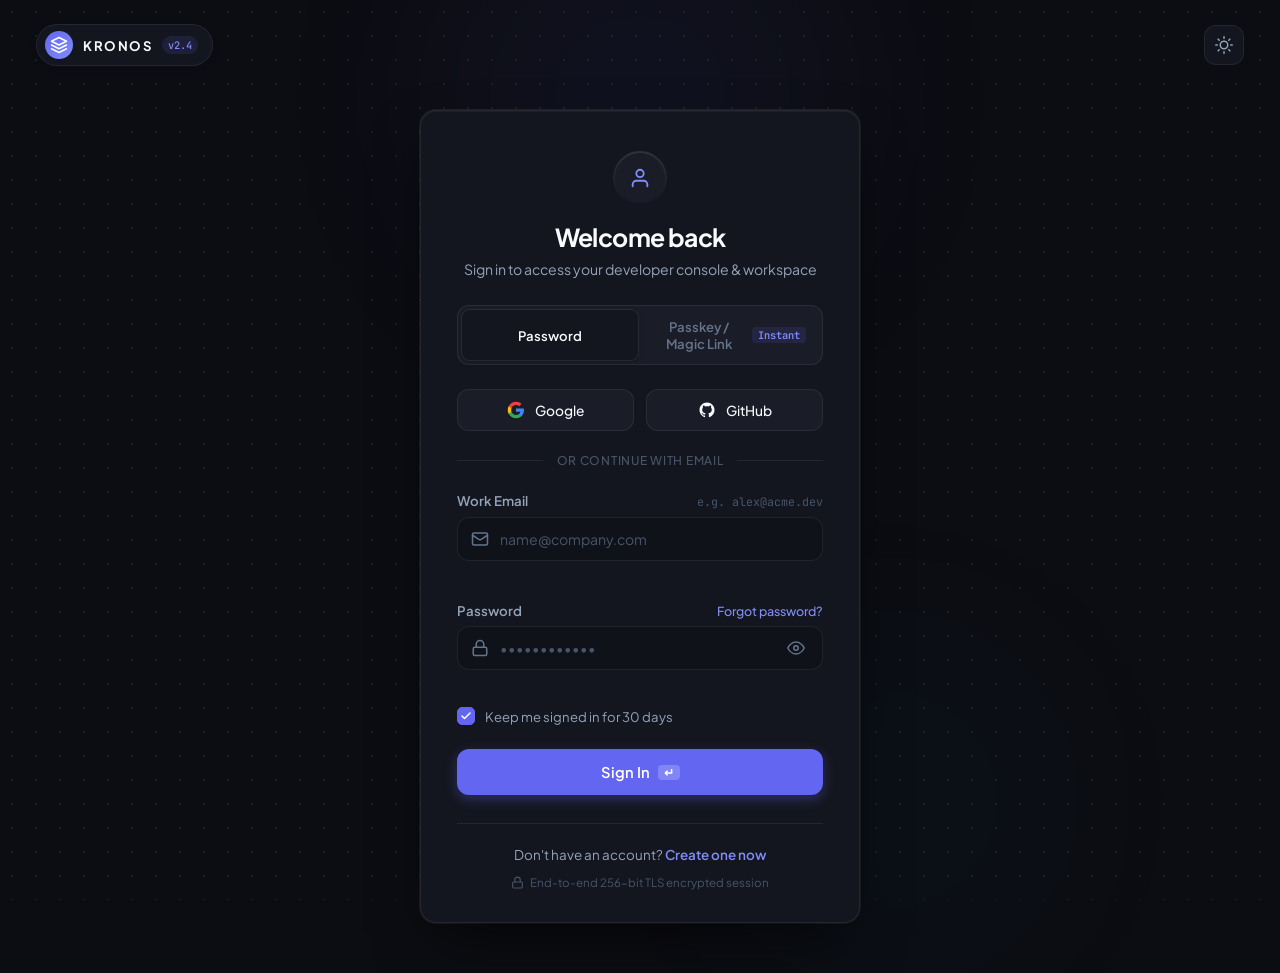
<file: index.html>
<!DOCTYPE html>
<html lang="en">
<head>
  <meta charset="UTF-8">
  <meta name="viewport" content="width=device-width, initial-scale=1.0">
  <title>Minimal & Crafted — Sign In</title>
  <link rel="preconnect" href="https://fonts.googleapis.com">
  <link rel="preconnect" href="https://fonts.gstatic.com" crossorigin>
  <link href="https://fonts.googleapis.com/css2?family=Plus+Jakarta+Sans:wght@400;500;600;700&family=JetBrains+Mono:wght@400;500&display=swap" rel="stylesheet">
  <link rel="stylesheet" href="style.css">
</head>
<body>
  <!-- Ambient background glow elements -->
  <div class="ambient-glow glow-1"></div>
  <div class="ambient-glow glow-2"></div>
  <div class="dot-matrix-bg"></div>

  <!-- Theme Toggle -->
  <header class="top-nav">
    <div class="brand-pill">
      <span class="brand-logo-mark">
        <svg width="18" height="18" viewBox="0 0 24 24" fill="none">
          <path d="M12 2L2 7L12 12L22 7L12 2Z" stroke="currentColor" stroke-width="2" stroke-linecap="round" stroke-linejoin="round"/>
          <path d="M2 17L12 22L22 17" stroke="currentColor" stroke-width="2" stroke-linecap="round" stroke-linejoin="round"/>
          <path d="M2 12L12 17L22 12" stroke="currentColor" stroke-width="2" stroke-linecap="round" stroke-linejoin="round"/>
        </svg>
      </span>
      <span class="brand-name">KRONOS</span>
      <span class="brand-tag">v2.4</span>
    </div>

    <button id="themeToggleBtn" class="icon-btn" aria-label="Toggle theme" title="Switch Theme">
      <svg class="sun-icon" width="18" height="18" viewBox="0 0 24 24" fill="none" stroke="currentColor" stroke-width="2" stroke-linecap="round" stroke-linejoin="round">
        <circle cx="12" cy="12" r="5"></circle>
        <line x1="12" y1="1" x2="12" y2="3"></line>
        <line x1="12" y1="21" x2="12" y2="23"></line>
        <line x1="4.22" y1="4.22" x2="5.64" y2="5.64"></line>
        <line x1="18.36" y1="18.36" x2="19.78" y2="19.78"></line>
        <line x1="1" y1="12" x2="3" y2="12"></line>
        <line x1="21" y1="12" x2="23" y2="12"></line>
        <line x1="4.22" y1="19.78" x2="5.64" y2="18.36"></line>
        <line x1="18.36" y1="5.64" x2="19.78" y2="4.22"></line>
      </svg>
      <svg class="moon-icon" width="18" height="18" viewBox="0 0 24 24" fill="none" stroke="currentColor" stroke-width="2" stroke-linecap="round" stroke-linejoin="round">
        <path d="M21 12.79A9 9 0 1 1 11.21 3 7 7 0 0 0 21 12.79z"></path>
      </svg>
    </button>
  </header>

  <!-- Main Container -->
  <main class="page-wrapper">
    <div class="auth-card" id="authCard">
      
      <!-- Card Header -->
      <div class="card-header">
        <div class="avatar-ring">
          <div class="avatar-inner">
            <svg width="22" height="22" viewBox="0 0 24 24" fill="none" stroke="currentColor" stroke-width="2" stroke-linecap="round" stroke-linejoin="round">
              <path d="M20 21v-2a4 4 0 0 0-4-4H8a4 4 0 0 0-4 4v2"></path>
              <circle cx="12" cy="7" r="4"></circle>
            </svg>
          </div>
        </div>
        <h1 class="card-title">Welcome back</h1>
        <p class="card-subtitle">Sign in to access your developer console & workspace</p>
      </div>

      <!-- Auth Method Switcher -->
      <div class="tab-switcher" role="tablist">
        <button type="button" class="tab-btn active" id="tabPassword" role="tab" aria-selected="true">
          <span>Password</span>
        </button>
        <button type="button" class="tab-btn" id="tabMagicLink" role="tab" aria-selected="false">
          <span>Passkey / Magic Link</span>
          <span class="badge-fast">Instant</span>
        </button>
      </div>

      <!-- OAuth Quick Actions -->
      <div class="social-row">
        <button type="button" class="btn-social" id="btnGoogle">
          <svg width="18" height="18" viewBox="0 0 24 24">
            <path fill="#4285F4" d="M22.56 12.25c0-.78-.07-1.53-.2-2.25H12v4.26h5.92c-.26 1.37-1.04 2.53-2.21 3.31v2.77h3.57c2.08-1.92 3.28-4.74 3.28-8.09z"/>
            <path fill="#34A853" d="M12 23c2.97 0 5.46-.98 7.28-2.66l-3.57-2.77c-.98.66-2.23 1.06-3.71 1.06-2.86 0-5.29-1.93-6.16-4.53H2.18v2.84C3.99 20.53 7.7 23 12 23z"/>
            <path fill="#FBBC05" d="M5.84 14.09c-.22-.66-.35-1.36-.35-2.09s.13-1.43.35-2.09V7.06H2.18C1.43 8.55 1 10.22 1 12s.43 3.45 1.18 4.94l2.85-2.22.81-.63z"/>
            <path fill="#EA4335" d="M12 5.38c1.62 0 3.06.56 4.21 1.64l3.15-3.15C17.45 2.09 14.97 1 12 1 7.7 1 3.99 3.47 2.18 7.06l3.66 2.84c.87-2.6 3.3-4.52 6.16-4.52z"/>
          </svg>
          <span>Google</span>
        </button>

        <button type="button" class="btn-social" id="btnGithub">
          <svg width="18" height="18" viewBox="0 0 24 24" fill="currentColor">
            <path fill-rule="evenodd" clip-rule="evenodd" d="M12 2C6.477 2 2 6.484 2 12.017c0 4.425 2.865 8.18 6.839 9.504.5.092.682-.217.682-.483 0-.237-.008-.868-.013-1.703-2.782.605-3.369-1.343-3.369-1.343-.454-1.158-1.11-1.466-1.11-1.466-.908-.62.069-.608.069-.608 1.003.07 1.53 1.032 1.53 1.032.892 1.53 2.341 1.088 2.91.832.092-.647.35-1.088.636-1.338-2.22-.253-4.555-1.113-4.555-4.951 0-1.093.39-1.988 1.029-2.688-.103-.253-.446-1.272.098-2.65 0 0 .84-.27 2.75 1.026A9.564 9.564 0 0112 6.844c.85.004 1.705.115 2.504.337 1.909-1.296 2.747-1.027 2.747-1.027.546 1.379.202 2.398.1 2.651.64.7 1.028 1.595 1.028 2.688 0 3.848-2.339 4.695-4.566 4.943.359.309.678.92.678 1.855 0 1.338-.012 2.419-.012 2.747 0 .268.18.58.688.482A10.019 10.019 0 0022 12.017C22 6.484 17.522 2 12 2z"/>
          </svg>
          <span>GitHub</span>
        </button>
      </div>

      <div class="divider">
        <span>or continue with email</span>
      </div>

      <!-- Password Form -->
      <form id="passwordForm" class="auth-form" novalidate>
        <div class="form-group" id="emailGroup">
          <div class="label-row">
            <label for="emailInput">Work Email</label>
            <span class="input-hint" id="emailHint">e.g. alex@acme.dev</span>
          </div>
          <div class="input-wrapper">
            <span class="input-icon">
              <svg width="18" height="18" viewBox="0 0 24 24" fill="none" stroke="currentColor" stroke-width="2" stroke-linecap="round" stroke-linejoin="round">
                <rect x="2" y="4" width="20" height="16" rx="2"></rect>
                <path d="m22 7-8.97 5.7a1.94 1.94 0 0 1-2.06 0L2 7"></path>
              </svg>
            </span>
            <input 
              type="email" 
              id="emailInput" 
              name="email" 
              placeholder="name@company.com" 
              autocomplete="email" 
              required
              spellcheck="false"
            />
            <span class="field-status-icon" aria-hidden="true"></span>
          </div>
          <span class="error-msg" id="emailError"></span>
        </div>

        <div class="form-group" id="passwordGroup">
          <div class="label-row">
            <label for="passwordInput">Password</label>
            <a href="#forgot" class="forgot-link" id="forgotPasswordLink" tabindex="0">Forgot password?</a>
          </div>
          <div class="input-wrapper">
            <span class="input-icon">
              <svg width="18" height="18" viewBox="0 0 24 24" fill="none" stroke="currentColor" stroke-width="2" stroke-linecap="round" stroke-linejoin="round">
                <rect x="3" y="11" width="18" height="11" rx="2" ry="2"></rect>
                <path d="M7 11V7a5 5 0 0 1 10 0v4"></path>
              </svg>
            </span>
            <input 
              type="password" 
              id="passwordInput" 
              name="password" 
              placeholder="••••••••••••" 
              autocomplete="current-password"
              required 
            />
            <button type="button" class="btn-toggle-eye" id="togglePasswordBtn" aria-label="Show password" tabindex="-1">
              <svg class="eye-show" width="18" height="18" viewBox="0 0 24 24" fill="none" stroke="currentColor" stroke-width="2" stroke-linecap="round" stroke-linejoin="round">
                <path d="M1 12s4-8 11-8 11 8 11 8-4 8-11 8-11-8-11-8z"></path>
                <circle cx="12" cy="12" r="3"></circle>
              </svg>
              <svg class="eye-hide" width="18" height="18" viewBox="0 0 24 24" fill="none" stroke="currentColor" stroke-width="2" stroke-linecap="round" stroke-linejoin="round">
                <path d="M17.94 17.94A10.07 10.07 0 0 1 12 20c-7 0-11-8-11-8a18.45 18.45 0 0 1 5.06-5.94M9.9 4.24A9.12 9.12 0 0 1 12 4c7 0 11 8 11 8a18.5 18.5 0 0 1-2.16 3.19m-6.72-1.07a3 3 0 1 1-4.24-4.24"></path>
                <line x1="1" y1="1" x2="23" y2="23"></line>
              </svg>
            </button>
          </div>
          <!-- Caps lock indicator -->
          <div class="caps-warning" id="capsWarning">
            <svg width="14" height="14" viewBox="0 0 24 24" fill="none" stroke="currentColor" stroke-width="2" stroke-linecap="round" stroke-linejoin="round">
              <path d="M10.29 3.86L1.82 18a2 2 0 0 0 1.71 3h16.94a2 2 0 0 0 1.71-3L13.71 3.86a2 2 0 0 0-3.42 0z"></path>
              <line x1="12" y1="9" x2="12" y2="13"></line>
              <line x1="12" y1="17" x2="12.01" y2="17"></line>
            </svg>
            <span>Caps Lock is ON</span>
          </div>
          <span class="error-msg" id="passwordError"></span>
        </div>

        <!-- Options row -->
        <div class="options-row">
          <label class="custom-checkbox">
            <input type="checkbox" id="rememberMe" checked>
            <span class="checkmark">
              <svg width="12" height="12" viewBox="0 0 24 24" fill="none" stroke="currentColor" stroke-width="3" stroke-linecap="round" stroke-linejoin="round">
                <polyline points="20 6 9 17 4 12"></polyline>
              </svg>
            </span>
            <span class="checkbox-label">Keep me signed in for 30 days</span>
          </label>
        </div>

        <!-- Submit Button -->
        <button type="submit" class="btn-submit" id="submitBtn">
          <span class="btn-text">Sign In</span>
          <span class="btn-shortcut">↵</span>
          <span class="spinner" aria-hidden="true"></span>
        </button>
      </form>

      <!-- Magic Link Form (Hidden initially) -->
      <form id="magicLinkForm" class="auth-form hidden" novalidate>
        <div class="form-group">
          <div class="label-row">
            <label for="magicEmailInput">Email address</label>
            <span class="input-hint">No password needed</span>
          </div>
          <div class="input-wrapper">
            <span class="input-icon">
              <svg width="18" height="18" viewBox="0 0 24 24" fill="none" stroke="currentColor" stroke-width="2" stroke-linecap="round" stroke-linejoin="round">
                <rect x="2" y="4" width="20" height="16" rx="2"></rect>
                <path d="m22 7-8.97 5.7a1.94 1.94 0 0 1-2.06 0L2 7"></path>
              </svg>
            </span>
            <input 
              type="email" 
              id="magicEmailInput" 
              placeholder="alex@acme.dev" 
              autocomplete="email" 
              required
            />
          </div>
          <span class="error-msg" id="magicEmailError"></span>
        </div>

        <button type="submit" class="btn-submit" id="magicSubmitBtn">
          <span class="btn-text">Send Sign-in Link</span>
          <span class="btn-shortcut">↵</span>
          <span class="spinner" aria-hidden="true"></span>
        </button>
        
        <p class="magic-helper-text">
          We will send an encrypted authentication link straight to your inbox.
        </p>
      </form>

      <!-- Footer / Switch to Sign Up -->
      <div class="card-footer">
        <p>Don't have an account? <a href="#signup" id="createAccountLink">Create one now</a></p>
        <div class="security-seal">
          <svg width="13" height="13" viewBox="0 0 24 24" fill="none" stroke="currentColor" stroke-width="2" stroke-linecap="round" stroke-linejoin="round">
            <rect x="3" y="11" width="18" height="11" rx="2" ry="2"></rect>
            <path d="M7 11V7a5 5 0 0 1 10 0v4"></path>
          </svg>
          <span>End-to-end 256-bit TLS encrypted session</span>
        </div>
      </div>

    </div>

    <!-- Live Toast Notification Container -->
    <div id="toastContainer" class="toast-container" aria-live="polite"></div>
  </main>

  <script src="app.js"></script>
</body>
</html>
</file>
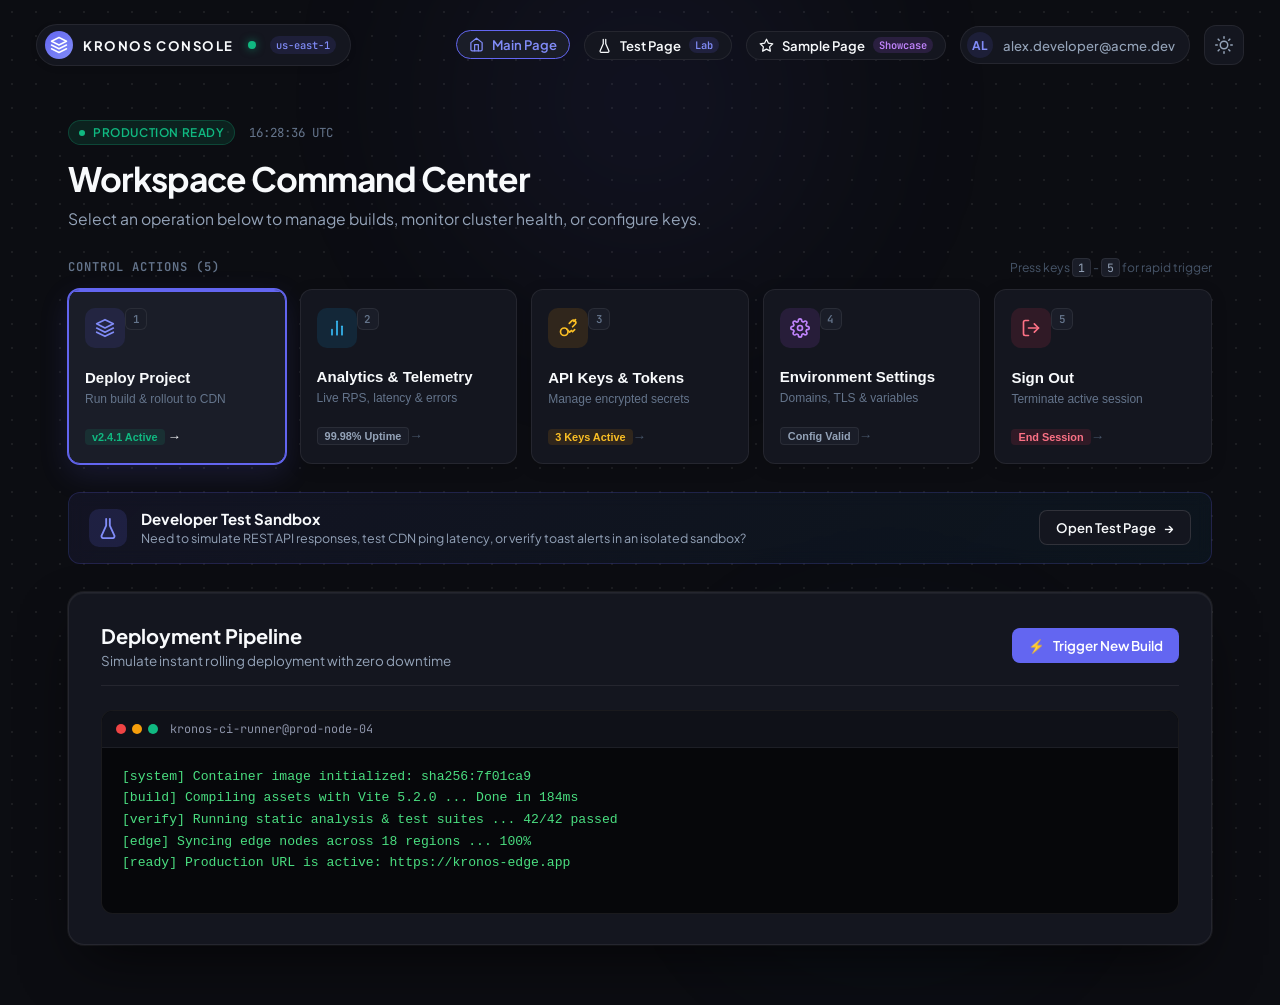
<file: dashboard.html>
<!DOCTYPE html>
<html lang="en">
<head>
  <meta charset="UTF-8">
  <meta name="viewport" content="width=device-width, initial-scale=1.0">
  <title>Command Center — Kronos Console</title>
  <link rel="preconnect" href="https://fonts.googleapis.com">
  <link rel="preconnect" href="https://fonts.gstatic.com" crossorigin>
  <link href="https://fonts.googleapis.com/css2?family=Plus+Jakarta+Sans:wght@400;500;600;700&family=JetBrains+Mono:wght@400;500;600&display=swap" rel="stylesheet">
  <link rel="stylesheet" href="style.css">
  <link rel="stylesheet" href="dashboard.css">
</head>
<body>
  <!-- Ambient background lighting -->
  <div class="ambient-glow glow-1"></div>
  <div class="ambient-glow glow-2"></div>
  <div class="dot-matrix-bg"></div>

  <!-- Top Navigation -->
  <header class="top-nav">
    <div class="brand-pill">
      <span class="brand-logo-mark">
        <svg width="18" height="18" viewBox="0 0 24 24" fill="none">
          <path d="M12 2L2 7L12 12L22 7L12 2Z" stroke="currentColor" stroke-width="2" stroke-linecap="round" stroke-linejoin="round"/>
          <path d="M2 17L12 22L22 17" stroke="currentColor" stroke-width="2" stroke-linecap="round" stroke-linejoin="round"/>
          <path d="M2 12L12 17L22 12" stroke="currentColor" stroke-width="2" stroke-linecap="round" stroke-linejoin="round"/>
        </svg>
      </span>
      <span class="brand-name">KRONOS CONSOLE</span>
      <span class="status-live-dot" title="Cluster Healthy"></span>
      <span class="brand-tag">us-east-1</span>
    </div>

    <div class="nav-right">
      <a href="dashboard.html" class="nav-main-pill active" id="navMainBtn" title="Go to Main Page">
        <svg width="15" height="15" viewBox="0 0 24 24" fill="none" stroke="currentColor" stroke-width="2" stroke-linecap="round" stroke-linejoin="round">
          <path d="M3 9l9-7 9 7v11a2 2 0 0 1-2 2H5a2 2 0 0 1-2-2z"></path>
          <polyline points="9 22 9 12 15 12 15 22"></polyline>
        </svg>
        <span>Main Page</span>
      </a>

      <a href="test.html" class="nav-test-pill" id="navTestBtn" title="Open Interactive Test Sandbox">
        <svg width="15" height="15" viewBox="0 0 24 24" fill="none" stroke="currentColor" stroke-width="2" stroke-linecap="round" stroke-linejoin="round">
          <path d="M10 2v7.31L4.89 20.7A2 2 0 0 0 6.64 23h10.72a2 2 0 0 0 1.75-2.3L14 9.31V2"></path>
        </svg>
        <span>Test Page</span>
        <span class="badge-test-tag">Lab</span>
      </a>

      <a href="sample.html" class="nav-sample-pill" id="navSampleBtn" title="Open Sample Showcase Page">
        <svg width="15" height="15" viewBox="0 0 24 24" fill="none" stroke="currentColor" stroke-width="2" stroke-linecap="round" stroke-linejoin="round">
          <polygon points="12 2 15.09 8.26 22 9.27 17 14.14 18.18 21.02 12 17.77 5.82 21.02 7 14.14 2 9.27 8.91 8.26 12 2"></polygon>
        </svg>
        <span>Sample Page</span>
        <span class="badge-sample-tag">Showcase</span>
      </a>

      <div class="user-pill" id="userPill">
        <span class="user-avatar-initials" id="userAvatar">AD</span>
        <span class="user-email-text" id="userEmailText">alex.developer@acme.dev</span>
      </div>

      <button id="themeToggleBtn" class="icon-btn" aria-label="Toggle theme" title="Switch Theme">
        <svg class="sun-icon" width="18" height="18" viewBox="0 0 24 24" fill="none" stroke="currentColor" stroke-width="2" stroke-linecap="round" stroke-linejoin="round">
          <circle cx="12" cy="12" r="5"></circle>
          <line x1="12" y1="1" x2="12" y2="3"></line>
          <line x1="12" y1="21" x2="12" y2="23"></line>
          <line x1="4.22" y1="4.22" x2="5.64" y2="5.64"></line>
          <line x1="18.36" y1="18.36" x2="19.78" y2="19.78"></line>
          <line x1="1" y1="12" x2="3" y2="12"></line>
          <line x1="21" y1="12" x2="23" y2="12"></line>
          <line x1="4.22" y1="19.78" x2="5.64" y2="18.36"></line>
          <line x1="18.36" y1="5.64" x2="19.78" y2="4.22"></line>
        </svg>
        <svg class="moon-icon" width="18" height="18" viewBox="0 0 24 24" fill="none" stroke="currentColor" stroke-width="2" stroke-linecap="round" stroke-linejoin="round">
          <path d="M21 12.79A9 9 0 1 1 11.21 3 7 7 0 0 0 21 12.79z"></path>
        </svg>
      </button>
    </div>
  </header>

  <!-- Main Dashboard Hub -->
  <main class="dashboard-wrapper">
    <div class="hub-container">
      
      <!-- Welcome Header -->
      <div class="hub-header">
        <div class="hub-tagline">
          <span class="badge-status">
            <span class="pulse-indicator"></span> Production Ready
          </span>
          <span class="hub-time" id="hubClock">14:38 UTC</span>
        </div>
        <h1 class="hub-title">Workspace Command Center</h1>
        <p class="hub-description">
          Select an operation below to manage builds, monitor cluster health, or configure keys.
        </p>
      </div>

      <!-- 5 Primary Action Buttons Grid -->
      <section class="action-buttons-section" aria-label="Quick Actions">
        <div class="actions-header-row">
          <span class="section-title">CONTROL ACTIONS (5)</span>
          <span class="shortcut-tip">Press keys <kbd>1</kbd> - <kbd>5</kbd> for rapid trigger</span>
        </div>

        <div class="action-grid">
          
          <!-- BUTTON 1: Deploy -->
          <button type="button" class="action-card btn-action-1 active" id="btnAction1" data-action="deploy">
            <div class="action-top">
              <div class="action-icon-box icon-deploy">
                <svg width="20" height="20" viewBox="0 0 24 24" fill="none" stroke="currentColor" stroke-width="2" stroke-linecap="round" stroke-linejoin="round">
                  <path d="M12 2L2 7L12 12L22 7L12 2Z"></path>
                  <path d="M2 17L12 22L22 17"></path>
                  <path d="M2 12L12 17L22 12"></path>
                </svg>
              </div>
              <span class="key-chip">1</span>
            </div>
            <div class="action-info">
              <span class="action-label">Deploy Project</span>
              <span class="action-desc">Run build & rollout to CDN</span>
            </div>
            <div class="action-footer">
              <span class="status-chip success">v2.4.1 Active</span>
              <span class="arrow-indicator">→</span>
            </div>
          </button>

          <!-- BUTTON 2: Analytics -->
          <button type="button" class="action-card btn-action-2" id="btnAction2" data-action="analytics">
            <div class="action-top">
              <div class="action-icon-box icon-analytics">
                <svg width="20" height="20" viewBox="0 0 24 24" fill="none" stroke="currentColor" stroke-width="2" stroke-linecap="round" stroke-linejoin="round">
                  <line x1="18" y1="20" x2="18" y2="10"></line>
                  <line x1="12" y1="20" x2="12" y2="4"></line>
                  <line x1="6" y1="20" x2="6" y2="14"></line>
                </svg>
              </div>
              <span class="key-chip">2</span>
            </div>
            <div class="action-info">
              <span class="action-label">Analytics & Telemetry</span>
              <span class="action-desc">Live RPS, latency & errors</span>
            </div>
            <div class="action-footer">
              <span class="status-chip neutral">99.98% Uptime</span>
              <span class="arrow-indicator">→</span>
            </div>
          </button>

          <!-- BUTTON 3: API Keys -->
          <button type="button" class="action-card btn-action-3" id="btnAction3" data-action="apikeys">
            <div class="action-top">
              <div class="action-icon-box icon-keys">
                <svg width="20" height="20" viewBox="0 0 24 24" fill="none" stroke="currentColor" stroke-width="2" stroke-linecap="round" stroke-linejoin="round">
                  <path d="M21 2l-2 2m-1.5 6.5l3-3a2.828 2.828 0 0 0-4-4l-3 3"></path>
                  <circle cx="7.5" cy="16.5" r="4.5"></circle>
                  <path d="M10.5 13.5L14 17l2-2 1.5 1.5 2.5-2.5"></path>
                </svg>
              </div>
              <span class="key-chip">3</span>
            </div>
            <div class="action-info">
              <span class="action-label">API Keys & Tokens</span>
              <span class="action-desc">Manage encrypted secrets</span>
            </div>
            <div class="action-footer">
              <span class="status-chip warn">3 Keys Active</span>
              <span class="arrow-indicator">→</span>
            </div>
          </button>

          <!-- BUTTON 4: Settings -->
          <button type="button" class="action-card btn-action-4" id="btnAction4" data-action="settings">
            <div class="action-top">
              <div class="action-icon-box icon-settings">
                <svg width="20" height="20" viewBox="0 0 24 24" fill="none" stroke="currentColor" stroke-width="2" stroke-linecap="round" stroke-linejoin="round">
                  <circle cx="12" cy="12" r="3"></circle>
                  <path d="M19.4 15a1.65 1.65 0 0 0 .33 1.82l.06.06a2 2 0 0 1 0 2.83 2 2 0 0 1-2.83 0l-.06-.06a1.65 1.65 0 0 0-1.82-.33 1.65 1.65 0 0 0-1 1.51V21a2 2 0 0 1-2 2 2 2 0 0 1-2-2v-.09A1.65 1.65 0 0 0 9 19.4a1.65 1.65 0 0 0-1.82.33l-.06.06a2 2 0 0 1-2.83 0 2 2 0 0 1 0-2.83l.06-.06a1.65 1.65 0 0 0 .33-1.82 1.65 1.65 0 0 0-1.51-1H3a2 2 0 0 1-2-2 2 2 0 0 1 2-2h.09A1.65 1.65 0 0 0 4.6 9a1.65 1.65 0 0 0-.33-1.82l-.06-.06a2 2 0 0 1 0-2.83 2 2 0 0 1 2.83 0l.06.06a1.65 1.65 0 0 0 1.82.33H9a1.65 1.65 0 0 0 1-1.51V3a2 2 0 0 1 2-2 2 2 0 0 1 2 2v.09a1.65 1.65 0 0 0 1 1.51 1.65 1.65 0 0 0 1.82-.33l.06-.06a2 2 0 0 1 2.83 0 2 2 0 0 1 0 2.83l-.06.06a1.65 1.65 0 0 0-.33 1.82V9a1.65 1.65 0 0 0 1.51 1H21a2 2 0 0 1 2 2 2 2 0 0 1-2 2h-.09a1.65 1.65 0 0 0-1.51 1z"></path>
                </svg>
              </div>
              <span class="key-chip">4</span>
            </div>
            <div class="action-info">
              <span class="action-label">Environment Settings</span>
              <span class="action-desc">Domains, TLS & variables</span>
            </div>
            <div class="action-footer">
              <span class="status-chip neutral">Config Valid</span>
              <span class="arrow-indicator">→</span>
            </div>
          </button>

          <!-- BUTTON 5: Sign Out -->
          <button type="button" class="action-card btn-action-5" id="btnAction5" data-action="signout">
            <div class="action-top">
              <div class="action-icon-box icon-logout">
                <svg width="20" height="20" viewBox="0 0 24 24" fill="none" stroke="currentColor" stroke-width="2" stroke-linecap="round" stroke-linejoin="round">
                  <path d="M9 21H5a2 2 0 0 1-2-2V5a2 2 0 0 1 2-2h4"></path>
                  <polyline points="16 17 21 12 16 7"></polyline>
                  <line x1="21" y1="12" x2="9" y2="12"></line>
                </svg>
              </div>
              <span class="key-chip">5</span>
            </div>
            <div class="action-info">
              <span class="action-label">Sign Out</span>
              <span class="action-desc">Terminate active session</span>
            </div>
            <div class="action-footer">
              <span class="status-chip danger">End Session</span>
              <span class="arrow-indicator">→</span>
            </div>
          </button>

        </div>
      </section>

      <!-- Test Page Quick Access Banner -->
      <section class="test-page-callout" aria-label="Testing Environment">
        <div class="callout-content">
          <div class="callout-icon-box">
            <svg width="22" height="22" viewBox="0 0 24 24" fill="none" stroke="currentColor" stroke-width="2" stroke-linecap="round" stroke-linejoin="round">
              <path d="M10 2v7.31L4.89 20.7A2 2 0 0 0 6.64 23h10.72a2 2 0 0 0 1.75-2.3L14 9.31V2"></path>
            </svg>
          </div>
          <div class="callout-text">
            <h4>Developer Test Sandbox</h4>
            <p>Need to simulate REST API responses, test CDN ping latency, or verify toast alerts in an isolated sandbox?</p>
          </div>
        </div>
        <a href="test.html" class="btn-callout-link" id="btnCalloutTest">
          <span>Open Test Page</span>
          <span class="callout-arrow">→</span>
        </a>
      </section>

      <!-- Dynamic Interactive View Panel -->
      <section class="dynamic-panel" id="dynamicPanel">
        
        <!-- Panel 1: Deploy Console -->
        <div class="panel-view active" id="view-deploy">
          <div class="panel-header">
            <div>
              <h3>Deployment Pipeline</h3>
              <p>Simulate instant rolling deployment with zero downtime</p>
            </div>
            <button class="panel-action-btn" id="triggerDeployBtn">
              <span class="btn-icon">⚡</span>
              <span>Trigger New Build</span>
            </button>
          </div>
          <div class="console-box">
            <div class="console-header">
              <span class="console-dots"><span></span><span></span><span></span></span>
              <span class="console-title">kronos-ci-runner@prod-node-04</span>
            </div>
            <pre class="console-output" id="consoleOutput">
[system] Container image initialized: sha256:7f01ca9
[build] Compiling assets with Vite 5.2.0 ... Done in 184ms
[verify] Running static analysis & test suites ... 42/42 passed
[edge] Syncing edge nodes across 18 regions ... 100%
[ready] Production URL is active: https://kronos-edge.app
            </pre>
          </div>
        </div>

        <!-- Panel 2: Analytics -->
        <div class="panel-view" id="view-analytics">
          <div class="panel-header">
            <div>
              <h3>Real-Time Metrics</h3>
              <p>Telemetry recorded over the last 60 minutes</p>
            </div>
            <button class="panel-action-btn" id="refreshStatsBtn">
              <span>↻ Refresh Metrics</span>
            </button>
          </div>
          <div class="metrics-grid">
            <div class="metric-card">
              <span class="metric-title">Total Requests</span>
              <span class="metric-value" id="valRequests">1,482,900</span>
              <span class="metric-delta positive">↑ 14.2% vs yesterday</span>
            </div>
            <div class="metric-card">
              <span class="metric-title">Average Latency</span>
              <span class="metric-value" id="valLatency">18.4 ms</span>
              <span class="metric-delta positive">↓ 3.1ms faster</span>
            </div>
            <div class="metric-card">
              <span class="metric-title">HTTP 5xx Errors</span>
              <span class="metric-value">0.002%</span>
              <span class="metric-delta positive">Stable & Healthy</span>
            </div>
          </div>
        </div>

        <!-- Panel 3: API Keys -->
        <div class="panel-view" id="view-apikeys">
          <div class="panel-header">
            <div>
              <h3>Active Secret Keys</h3>
              <p>Keys allow authenticated access to the Kronos Developer API</p>
            </div>
            <button class="panel-action-btn" id="generateKeyBtn">
              <span>+ Generate New Key</span>
            </button>
          </div>
          <div class="keys-list">
            <div class="key-row">
              <div class="key-details">
                <span class="key-name">Production Main Key</span>
                <span class="key-value" id="secretKeyDisplay">kr_live_948f219b••••••••••••••••</span>
              </div>
              <button class="btn-copy-key" id="copyKeyBtn">Copy Key</button>
            </div>
          </div>
        </div>

        <!-- Panel 4: Settings -->
        <div class="panel-view" id="view-settings">
          <div class="panel-header">
            <div>
              <h3>Environment Configuration</h3>
              <p>Manage cluster variables, maintenance mode, and webhook alerts</p>
            </div>
          </div>
          <div class="settings-list">
            <div class="setting-item">
              <div>
                <strong>Automated Rollback</strong>
                <p>Rolls back immediately if 5xx error spikes exceed 0.5%</p>
              </div>
              <label class="switch">
                <input type="checkbox" checked id="toggleRollback">
                <span class="slider"></span>
              </label>
            </div>
            <div class="setting-item">
              <div>
                <strong>Force HTTPS / HSTS Preload</strong>
                <p>Enforce strict TLS encryption on all apex and subdomains</p>
              </div>
              <label class="switch">
                <input type="checkbox" checked id="toggleHttps">
                <span class="slider"></span>
              </label>
            </div>
          </div>
        </div>

        <!-- Panel 5: Sign Out Notice -->
        <div class="panel-view" id="view-signout">
          <div class="signout-confirm-card">
            <div class="signout-icon-large">
              <svg width="28" height="28" viewBox="0 0 24 24" fill="none" stroke="currentColor" stroke-width="2" stroke-linecap="round" stroke-linejoin="round">
                <path d="M9 21H5a2 2 0 0 1-2-2V5a2 2 0 0 1 2-2h4"></path>
                <polyline points="16 17 21 12 16 7"></polyline>
                <line x1="21" y1="12" x2="9" y2="12"></line>
              </svg>
            </div>
            <h3>Ready to log out?</h3>
            <p>Your session tokens will be cleared and you'll return to the login screen.</p>
            <div class="signout-actions">
              <button class="btn-cancel" id="btnCancelSignOut">Stay Logged In</button>
              <button class="btn-confirm-signout" id="btnConfirmSignOut">Confirm Sign Out</button>
            </div>
          </div>
        </div>

      </section>

    </div>

    <!-- Live Toast Container -->
    <div id="toastContainer" class="toast-container" aria-live="polite"></div>
  </main>

  <script src="dashboard.js"></script>
</body>
</html>
</file>
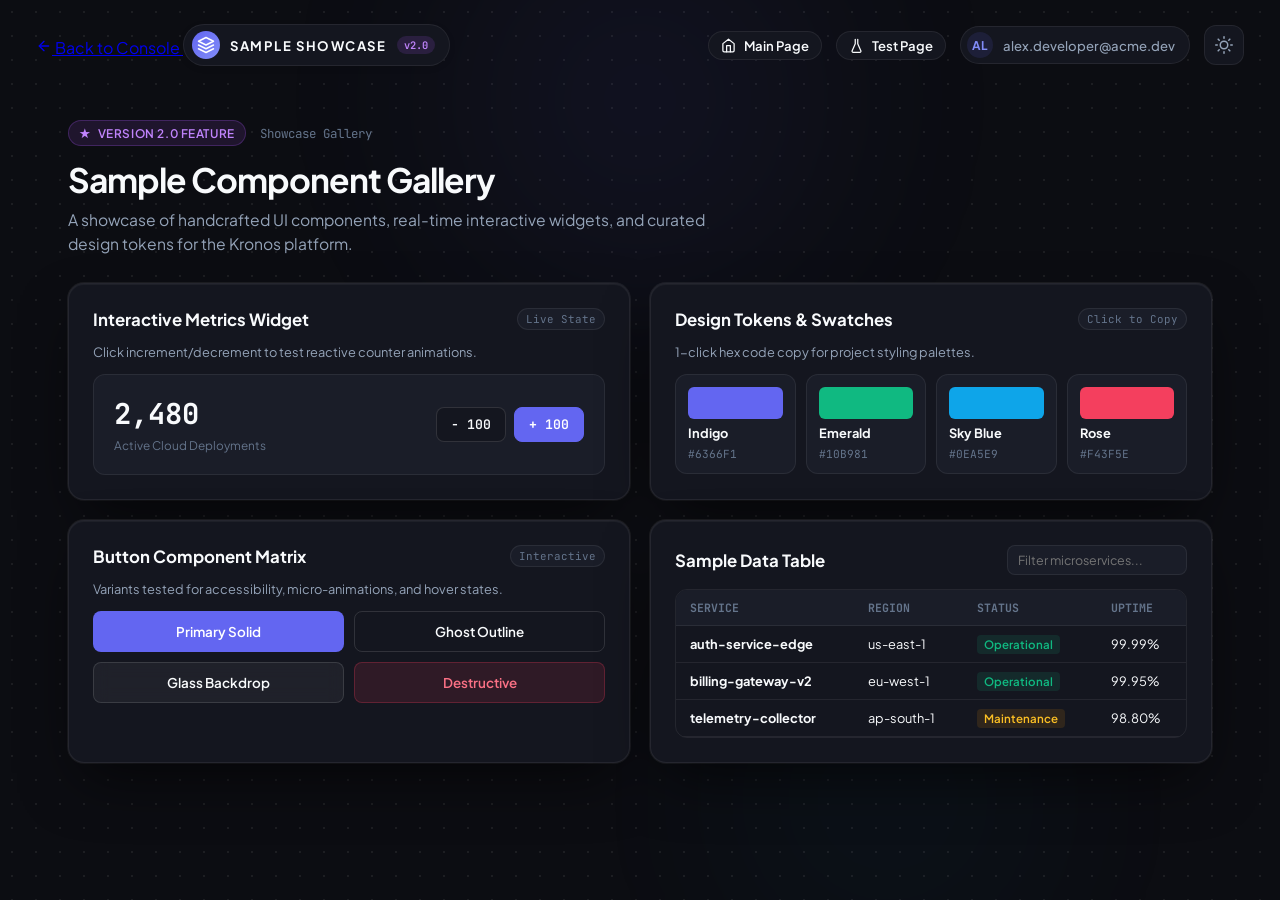
<file: sample.html>
<!DOCTYPE html>
<html lang="en">
<head>
  <meta charset="UTF-8">
  <meta name="viewport" content="width=device-width, initial-scale=1.0">
  <title>Sample Page & Showcase — Kronos</title>
  <link rel="preconnect" href="https://fonts.googleapis.com">
  <link rel="preconnect" href="https://fonts.gstatic.com" crossorigin>
  <link href="https://fonts.googleapis.com/css2?family=Plus+Jakarta+Sans:wght@400;500;600;700&family=JetBrains+Mono:wght@400;500;600&display=swap" rel="stylesheet">
  <link rel="stylesheet" href="style.css">
  <link rel="stylesheet" href="dashboard.css">
  <link rel="stylesheet" href="sample.css">
</head>
<body>
  <!-- Ambient background glow elements -->
  <div class="ambient-glow glow-1"></div>
  <div class="ambient-glow glow-2"></div>
  <div class="dot-matrix-bg"></div>

  <!-- Top Navigation -->
  <header class="top-nav">
    <div class="nav-left">
      <a href="dashboard.html" class="btn-back-nav">
        <svg width="16" height="16" viewBox="0 0 24 24" fill="none" stroke="currentColor" stroke-width="2" stroke-linecap="round" stroke-linejoin="round">
          <line x1="19" y1="12" x2="5" y2="12"></line>
          <polyline points="12 19 5 12 12 5"></polyline>
        </svg>
        <span>Back to Console</span>
      </a>

      <div class="brand-pill">
        <span class="brand-logo-mark">
          <svg width="18" height="18" viewBox="0 0 24 24" fill="none">
            <path d="M12 2L2 7L12 12L22 7L12 2Z" stroke="currentColor" stroke-width="2" stroke-linecap="round" stroke-linejoin="round"/>
            <path d="M2 17L12 22L22 17" stroke="currentColor" stroke-width="2" stroke-linecap="round" stroke-linejoin="round"/>
            <path d="M2 12L12 17L22 12" stroke="currentColor" stroke-width="2" stroke-linecap="round" stroke-linejoin="round"/>
          </svg>
        </span>
        <span class="brand-name">SAMPLE SHOWCASE</span>
        <span class="badge-v2">v2.0</span>
      </div>
    </div>

    <div class="nav-right">
      <a href="dashboard.html" class="nav-main-pill" id="navMainBtn" title="Go to Main Page">
        <svg width="15" height="15" viewBox="0 0 24 24" fill="none" stroke="currentColor" stroke-width="2" stroke-linecap="round" stroke-linejoin="round">
          <path d="M3 9l9-7 9 7v11a2 2 0 0 1-2 2H5a2 2 0 0 1-2-2z"></path>
          <polyline points="9 22 9 12 15 12 15 22"></polyline>
        </svg>
        <span>Main Page</span>
      </a>

      <a href="test.html" class="nav-test-pill" title="Go to Test Sandbox">
        <svg width="15" height="15" viewBox="0 0 24 24" fill="none" stroke="currentColor" stroke-width="2" stroke-linecap="round" stroke-linejoin="round">
          <path d="M10 2v7.31L4.89 20.7A2 2 0 0 0 6.64 23h10.72a2 2 0 0 0 1.75-2.3L14 9.31V2"></path>
        </svg>
        <span>Test Page</span>
      </a>

      <div class="user-pill" id="userPill">
        <span class="user-avatar-initials" id="userAvatar">AD</span>
        <span class="user-email-text" id="userEmailText">alex.developer@acme.dev</span>
      </div>

      <button id="themeToggleBtn" class="icon-btn" aria-label="Toggle theme" title="Switch Theme">
        <svg class="sun-icon" width="18" height="18" viewBox="0 0 24 24" fill="none" stroke="currentColor" stroke-width="2" stroke-linecap="round" stroke-linejoin="round">
          <circle cx="12" cy="12" r="5"></circle>
          <line x1="12" y1="1" x2="12" y2="3"></line>
          <line x1="12" y1="21" x2="12" y2="23"></line>
          <line x1="4.22" y1="4.22" x2="5.64" y2="5.64"></line>
          <line x1="18.36" y1="18.36" x2="19.78" y2="19.78"></line>
          <line x1="1" y1="12" x2="3" y2="12"></line>
          <line x1="21" y1="12" x2="23" y2="12"></line>
          <line x1="4.22" y1="19.78" x2="5.64" y2="18.36"></line>
          <line x1="18.36" y1="5.64" x2="19.78" y2="4.22"></line>
        </svg>
        <svg class="moon-icon" width="18" height="18" viewBox="0 0 24 24" fill="none" stroke="currentColor" stroke-width="2" stroke-linecap="round" stroke-linejoin="round">
          <path d="M21 12.79A9 9 0 1 1 11.21 3 7 7 0 0 0 21 12.79z"></path>
        </svg>
      </button>
    </div>
  </header>

  <!-- Main Content -->
  <main class="dashboard-wrapper">
    <div class="hub-container">
      
      <!-- Header -->
      <div class="hub-header">
        <div class="hub-tagline">
          <span class="badge-status-purple">
            <span class="star-icon">★</span> Version 2.0 Feature
          </span>
          <span class="hub-time">Showcase Gallery</span>
        </div>
        <h1 class="hub-title">Sample Component Gallery</h1>
        <p class="hub-description">
          A showcase of handcrafted UI components, real-time interactive widgets, and curated design tokens for the Kronos platform.
        </p>
      </div>

      <!-- Sample Showcase Cards -->
      <div class="sample-grid">
        
        <!-- Card 1: Live Interactive Stat Counter -->
        <div class="sample-card">
          <div class="sample-card-header">
            <h3>Interactive Metrics Widget</h3>
            <span class="pill-tag">Live State</span>
          </div>
          <p class="sample-desc">Click increment/decrement to test reactive counter animations.</p>
          
          <div class="counter-box">
            <div class="counter-display">
              <span class="counter-number" id="counterVal">2,480</span>
              <span class="counter-label">Active Cloud Deployments</span>
            </div>
            <div class="counter-actions">
              <button class="btn-counter" id="btnDecrement">- 100</button>
              <button class="btn-counter primary" id="btnIncrement">+ 100</button>
            </div>
          </div>
        </div>

        <!-- Card 2: Interactive Color Swatches -->
        <div class="sample-card">
          <div class="sample-card-header">
            <h3>Design Tokens & Swatches</h3>
            <span class="pill-tag">Click to Copy</span>
          </div>
          <p class="sample-desc">1-click hex code copy for project styling palettes.</p>
          
          <div class="swatches-grid">
            <div class="swatch-item" data-color="#6366F1" style="--swatch-color: #6366f1;">
              <span class="swatch-chip"></span>
              <strong>Indigo</strong>
              <small>#6366F1</small>
            </div>
            <div class="swatch-item" data-color="#10B981" style="--swatch-color: #10b981;">
              <span class="swatch-chip"></span>
              <strong>Emerald</strong>
              <small>#10B981</small>
            </div>
            <div class="swatch-item" data-color="#0EA5E9" style="--swatch-color: #0ea5e9;">
              <span class="swatch-chip"></span>
              <strong>Sky Blue</strong>
              <small>#0EA5E9</small>
            </div>
            <div class="swatch-item" data-color="#F43F5E" style="--swatch-color: #f43f5e;">
              <span class="swatch-chip"></span>
              <strong>Rose</strong>
              <small>#F43F5E</small>
            </div>
          </div>
        </div>

        <!-- Card 3: Button Styles Matrix -->
        <div class="sample-card">
          <div class="sample-card-header">
            <h3>Button Component Matrix</h3>
            <span class="pill-tag">Interactive</span>
          </div>
          <p class="sample-desc">Variants tested for accessibility, micro-animations, and hover states.</p>
          
          <div class="sample-buttons-row">
            <button class="sample-btn btn-solid" id="btnSampleSolid">Primary Solid</button>
            <button class="sample-btn btn-outline" id="btnSampleOutline">Ghost Outline</button>
            <button class="sample-btn btn-glass" id="btnSampleGlass">Glass Backdrop</button>
            <button class="sample-btn btn-danger-sample" id="btnSampleDanger">Destructive</button>
          </div>
        </div>

        <!-- Card 4: Filterable Sample Table -->
        <div class="sample-card">
          <div class="sample-card-header">
            <h3>Sample Data Table</h3>
            <input type="text" id="filterInput" placeholder="Filter microservices..." class="table-search-input" />
          </div>
          
          <div class="sample-table-wrap">
            <table class="sample-table" id="servicesTable">
              <thead>
                <tr>
                  <th>Service</th>
                  <th>Region</th>
                  <th>Status</th>
                  <th>Uptime</th>
                </tr>
              </thead>
              <tbody>
                <tr>
                  <td><strong>auth-service-edge</strong></td>
                  <td>us-east-1</td>
                  <td><span class="tag-status green">Operational</span></td>
                  <td>99.99%</td>
                </tr>
                <tr>
                  <td><strong>billing-gateway-v2</strong></td>
                  <td>eu-west-1</td>
                  <td><span class="tag-status green">Operational</span></td>
                  <td>99.95%</td>
                </tr>
                <tr>
                  <td><strong>telemetry-collector</strong></td>
                  <td>ap-south-1</td>
                  <td><span class="tag-status yellow">Maintenance</span></td>
                  <td>98.80%</td>
                </tr>
              </tbody>
            </table>
          </div>
        </div>

      </div>

    </div>

    <!-- Live Toast Container -->
    <div id="toastContainer" class="toast-container" aria-live="polite"></div>
  </main>

  <script src="sample.js"></script>
</body>
</html>
</file>
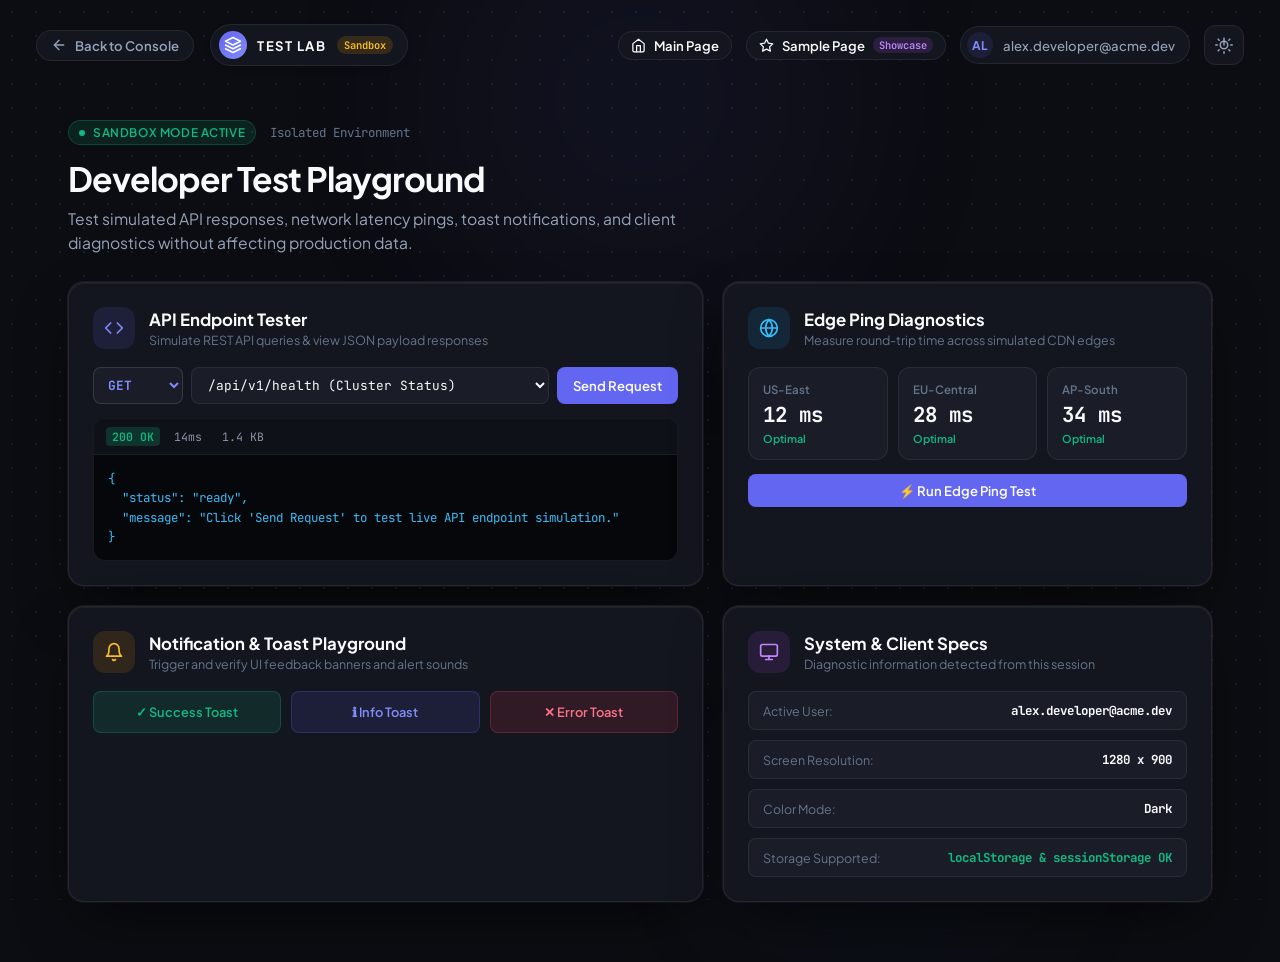
<file: test.html>
<!DOCTYPE html>
<html lang="en">
<head>
  <meta charset="UTF-8">
  <meta name="viewport" content="width=device-width, initial-scale=1.0">
  <title>Test Page & Sandbox — Kronos</title>
  <link rel="preconnect" href="https://fonts.googleapis.com">
  <link rel="preconnect" href="https://fonts.gstatic.com" crossorigin>
  <link href="https://fonts.googleapis.com/css2?family=Plus+Jakarta+Sans:wght@400;500;600;700&family=JetBrains+Mono:wght@400;500;600&display=swap" rel="stylesheet">
  <link rel="stylesheet" href="style.css">
  <link rel="stylesheet" href="dashboard.css">
  <link rel="stylesheet" href="test.css">
</head>
<body>
  <!-- Ambient background glow elements -->
  <div class="ambient-glow glow-1"></div>
  <div class="ambient-glow glow-2"></div>
  <div class="dot-matrix-bg"></div>

  <!-- Top Navigation -->
  <header class="top-nav">
    <div class="nav-left">
      <a href="dashboard.html" class="btn-back-nav">
        <svg width="16" height="16" viewBox="0 0 24 24" fill="none" stroke="currentColor" stroke-width="2" stroke-linecap="round" stroke-linejoin="round">
          <line x1="19" y1="12" x2="5" y2="12"></line>
          <polyline points="12 19 5 12 12 5"></polyline>
        </svg>
        <span>Back to Console</span>
      </a>

      <div class="brand-pill">
        <span class="brand-logo-mark">
          <svg width="18" height="18" viewBox="0 0 24 24" fill="none">
            <path d="M12 2L2 7L12 12L22 7L12 2Z" stroke="currentColor" stroke-width="2" stroke-linecap="round" stroke-linejoin="round"/>
            <path d="M2 17L12 22L22 17" stroke="currentColor" stroke-width="2" stroke-linecap="round" stroke-linejoin="round"/>
            <path d="M2 12L12 17L22 12" stroke="currentColor" stroke-width="2" stroke-linecap="round" stroke-linejoin="round"/>
          </svg>
        </span>
        <span class="brand-name">TEST LAB</span>
        <span class="badge-beta">Sandbox</span>
      </div>
    </div>

    <div class="nav-right">
      <a href="dashboard.html" class="nav-main-pill" id="navMainBtn" title="Go to Main Page">
        <svg width="15" height="15" viewBox="0 0 24 24" fill="none" stroke="currentColor" stroke-width="2" stroke-linecap="round" stroke-linejoin="round">
          <path d="M3 9l9-7 9 7v11a2 2 0 0 1-2 2H5a2 2 0 0 1-2-2z"></path>
          <polyline points="9 22 9 12 15 12 15 22"></polyline>
        </svg>
        <span>Main Page</span>
      </a>

      <a href="sample.html" class="nav-sample-pill" id="navSampleBtn" title="Open Sample Showcase Page">
        <svg width="15" height="15" viewBox="0 0 24 24" fill="none" stroke="currentColor" stroke-width="2" stroke-linecap="round" stroke-linejoin="round">
          <polygon points="12 2 15.09 8.26 22 9.27 17 14.14 18.18 21.02 12 17.77 5.82 21.02 7 14.14 2 9.27 8.91 8.26 12 2"></polygon>
        </svg>
        <span>Sample Page</span>
        <span class="badge-sample-tag">Showcase</span>
      </a>

      <div class="user-pill" id="userPill">
        <span class="user-avatar-initials" id="userAvatar">AD</span>
        <span class="user-email-text" id="userEmailText">alex.developer@acme.dev</span>
      </div>

      <button id="themeToggleBtn" class="icon-btn" aria-label="Toggle theme" title="Switch Theme">
        <svg class="sun-icon" width="18" height="18" viewBox="0 0 24 24" fill="none" stroke="currentColor" stroke-width="2" stroke-linecap="round" stroke-linejoin="round">
          <circle cx="12" cy="12" r="5"></circle>
          <line x1="12" y1="12" x2="12" y2="3"></line>
          <line x1="12" y1="21" x2="12" y2="23"></line>
          <line x1="4.22" y1="4.22" x2="5.64" y2="5.64"></line>
          <line x1="18.36" y1="18.36" x2="19.78" y2="19.78"></line>
          <line x1="1" y1="12" x2="3" y2="12"></line>
          <line x1="21" y1="12" x2="23" y2="12"></line>
          <line x1="4.22" y1="19.78" x2="5.64" y2="18.36"></line>
          <line x1="18.36" y1="5.64" x2="19.78" y2="4.22"></line>
        </svg>
        <svg class="moon-icon" width="18" height="18" viewBox="0 0 24 24" fill="none" stroke="currentColor" stroke-width="2" stroke-linecap="round" stroke-linejoin="round">
          <path d="M21 12.79A9 9 0 1 1 11.21 3 7 7 0 0 0 21 12.79z"></path>
        </svg>
      </button>
    </div>
  </header>

  <!-- Main Content -->
  <main class="dashboard-wrapper">
    <div class="hub-container">
      
      <!-- Header -->
      <div class="hub-header">
        <div class="hub-tagline">
          <span class="badge-status">
            <span class="pulse-indicator"></span> Sandbox Mode Active
          </span>
          <span class="hub-time">Isolated Environment</span>
        </div>
        <h1 class="hub-title">Developer Test Playground</h1>
        <p class="hub-description">
          Test simulated API responses, network latency pings, toast notifications, and client diagnostics without affecting production data.
        </p>
      </div>

      <!-- Test Modules Grid -->
      <div class="test-modules-grid">
        
        <!-- Module 1: API Endpoint Tester -->
        <div class="test-card">
          <div class="test-card-header">
            <div class="header-icon icon-api">
              <svg width="20" height="20" viewBox="0 0 24 24" fill="none" stroke="currentColor" stroke-width="2" stroke-linecap="round" stroke-linejoin="round">
                <polyline points="16 18 22 12 16 6"></polyline>
                <polyline points="8 6 2 12 8 18"></polyline>
              </svg>
            </div>
            <div>
              <h3>API Endpoint Tester</h3>
              <p>Simulate REST API queries & view JSON payload responses</p>
            </div>
          </div>

          <div class="test-card-body">
            <!-- Endpoint selector -->
            <div class="api-input-row">
              <select id="apiMethod" class="api-method-select">
                <option value="GET">GET</option>
                <option value="POST">POST</option>
                <option value="DELETE">DELETE</option>
              </select>
              <select id="apiEndpoint" class="api-endpoint-select">
                <option value="/health">/api/v1/health (Cluster Status)</option>
                <option value="/metrics">/api/v1/metrics (Real-time Telemetry)</option>
                <option value="/user">/api/v1/user/profile (Auth Token Check)</option>
                <option value="/error-test">/api/v1/simulate-error (500 Handler)</option>
              </select>
              <button id="sendRequestBtn" class="btn-test-action">
                <span>Send Request</span>
                <span class="test-spinner" id="apiSpinner"></span>
              </button>
            </div>

            <!-- Response preview -->
            <div class="response-container">
              <div class="response-status-bar">
                <span class="status-badge" id="responseStatusBadge">200 OK</span>
                <span class="latency-badge" id="responseLatencyBadge">14ms</span>
                <span class="size-badge">1.4 KB</span>
              </div>
              <pre class="json-viewer" id="jsonViewer">{
  "status": "ready",
  "message": "Click 'Send Request' to test live API endpoint simulation."
}</pre>
            </div>
          </div>
        </div>

        <!-- Module 2: Network Ping & Health Latency -->
        <div class="test-card">
          <div class="test-card-header">
            <div class="header-icon icon-ping">
              <svg width="20" height="20" viewBox="0 0 24 24" fill="none" stroke="currentColor" stroke-width="2" stroke-linecap="round" stroke-linejoin="round">
                <circle cx="12" cy="12" r="10"></circle>
                <line x1="2" y1="12" x2="22" y2="12"></line>
                <path d="M12 2a15.3 15.3 0 0 1 4 10 15.3 15.3 0 0 1-4 10 15.3 15.3 0 0 1-4-10 15.3 15.3 0 0 1 4-10z"></path>
              </svg>
            </div>
            <div>
              <h3>Edge Ping Diagnostics</h3>
              <p>Measure round-trip time across simulated CDN edges</p>
            </div>
          </div>

          <div class="test-card-body">
            <div class="ping-stats-row">
              <div class="ping-box">
                <span class="ping-title">US-East</span>
                <span class="ping-val" id="pingUs">12 ms</span>
                <span class="ping-status healthy">Optimal</span>
              </div>
              <div class="ping-box">
                <span class="ping-title">EU-Central</span>
                <span class="ping-val" id="pingEu">28 ms</span>
                <span class="ping-status healthy">Optimal</span>
              </div>
              <div class="ping-box">
                <span class="ping-title">AP-South</span>
                <span class="ping-val" id="pingAp">34 ms</span>
                <span class="ping-status healthy">Optimal</span>
              </div>
            </div>

            <button id="runPingTestBtn" class="btn-test-action" style="margin-top: 14px; width: 100%;">
              <span>⚡ Run Edge Ping Test</span>
            </button>
          </div>
        </div>

        <!-- Module 3: Toast Notification Tester -->
        <div class="test-card">
          <div class="test-card-header">
            <div class="header-icon icon-toast">
              <svg width="20" height="20" viewBox="0 0 24 24" fill="none" stroke="currentColor" stroke-width="2" stroke-linecap="round" stroke-linejoin="round">
                <path d="M18 8A6 6 0 0 0 6 8c0 7-3 9-3 9h18s-3-2-3-9"></path>
                <path d="M13.73 21a2 2 0 0 1-3.46 0"></path>
              </svg>
            </div>
            <div>
              <h3>Notification & Toast Playground</h3>
              <p>Trigger and verify UI feedback banners and alert sounds</p>
            </div>
          </div>

          <div class="test-card-body">
            <div class="toast-buttons-row">
              <button class="btn-sample-toast toast-btn-success" id="toastTestSuccess">
                ✓ Success Toast
              </button>
              <button class="btn-sample-toast toast-btn-info" id="toastTestInfo">
                ℹ Info Toast
              </button>
              <button class="btn-sample-toast toast-btn-error" id="toastTestError">
                ✕ Error Toast
              </button>
            </div>
          </div>
        </div>

        <!-- Module 4: Client Environment Diagnostics -->
        <div class="test-card">
          <div class="test-card-header">
            <div class="header-icon icon-sys">
              <svg width="20" height="20" viewBox="0 0 24 24" fill="none" stroke="currentColor" stroke-width="2" stroke-linecap="round" stroke-linejoin="round">
                <rect x="2" y="3" width="20" height="14" rx="2" ry="2"></rect>
                <line x1="8" y1="21" x2="16" y2="21"></line>
                <line x1="12" y1="17" x2="12" y2="21"></line>
              </svg>
            </div>
            <div>
              <h3>System & Client Specs</h3>
              <p>Diagnostic information detected from this session</p>
            </div>
          </div>

          <div class="test-card-body">
            <div class="sys-specs-list">
              <div class="spec-row">
                <span>Active User:</span>
                <strong id="specUser">alex.developer@acme.dev</strong>
              </div>
              <div class="spec-row">
                <span>Screen Resolution:</span>
                <strong id="specRes">1920 x 1080</strong>
              </div>
              <div class="spec-row">
                <span>Color Mode:</span>
                <strong id="specTheme">Dark</strong>
              </div>
              <div class="spec-row">
                <span>Storage Supported:</span>
                <strong style="color: #10b981;">localStorage & sessionStorage OK</strong>
              </div>
            </div>
          </div>
        </div>

      </div>

    </div>

    <!-- Live Toast Container -->
    <div id="toastContainer" class="toast-container" aria-live="polite"></div>
  </main>

  <script src="test.js"></script>
</body>
</html>
</file>
<file: style.css>
/* =========================================================
   CRAFTED DESIGN SYSTEM & MODERN UI TOKENS
   Inspired by Linear, Raycast, & Stripe design engineering
   ========================================================= */

:root {
  /* Color Palette - Dark by Default (High Craft & Contrast) */
  --bg-main: #0c0d12;
  --bg-surface: #14161f;
  --bg-surface-elevated: #1a1d28;
  --bg-input: #10121a;
  --bg-input-focus: #151822;

  --border-subtle: rgba(255, 255, 255, 0.07);
  --border-medium: rgba(255, 255, 255, 0.12);
  --border-focus: #6366f1;
  --border-focus-glow: rgba(99, 102, 241, 0.25);

  --text-primary: #f8fafc;
  --text-secondary: #94a3b8;
  --text-muted: #64748b;
  --text-subtle: #475569;

  --accent-primary: #6366f1;
  --accent-hover: #4f46e5;
  --accent-light: rgba(99, 102, 241, 0.12);
  --accent-text: #818cf8;

  --danger: #f43f5e;
  --danger-bg: rgba(244, 63, 94, 0.1);
  --danger-border: rgba(244, 63, 94, 0.3);

  --success: #10b981;
  --success-bg: rgba(16, 185, 129, 0.1);

  --warning: #f59e0b;

  --shadow-card: 0 25px 60px -15px rgba(0, 0, 0, 0.65), 
                 0 0 0 1px var(--border-subtle),
                 0 1px 1px 0 rgba(255, 255, 255, 0.05) inset;
  --shadow-btn: 0 4px 12px rgba(99, 102, 241, 0.35), 0 1px 2px rgba(0, 0, 0, 0.4);

  --radius-sm: 8px;
  --radius-md: 12px;
  --radius-lg: 16px;
  --radius-full: 9999px;

  --font-sans: 'Plus Jakarta Sans', -apple-system, BlinkMacSystemFont, 'Segoe UI', Roboto, sans-serif;
  --font-mono: 'JetBrains Mono', monospace;

  --ease-spring: cubic-bezier(0.16, 1, 0.3, 1);
  --transition-fast: 0.15s ease;
  --transition-normal: 0.22s var(--ease-spring);
}

/* Light Theme Variables */
[data-theme="light"] {
  --bg-main: #f8fafc;
  --bg-surface: #ffffff;
  --bg-surface-elevated: #f1f5f9;
  --bg-input: #f8fafc;
  --bg-input-focus: #ffffff;

  --border-subtle: rgba(0, 0, 0, 0.07);
  --border-medium: rgba(0, 0, 0, 0.12);
  --border-focus: #4f46e5;
  --border-focus-glow: rgba(79, 70, 229, 0.18);

  --text-primary: #0f172a;
  --text-secondary: #475569;
  --text-muted: #64748b;
  --text-subtle: #94a3b8;

  --accent-primary: #4f46e5;
  --accent-hover: #4338ca;
  --accent-light: rgba(79, 70, 229, 0.08);
  --accent-text: #4f46e5;

  --shadow-card: 0 20px 45px -10px rgba(15, 23, 42, 0.08), 
                 0 0 0 1px rgba(0, 0, 0, 0.06),
                 0 1px 2px rgba(0, 0, 0, 0.03);
  --shadow-btn: 0 4px 14px rgba(79, 70, 229, 0.28);
}

/* Base Resets */
*, *::before, *::after {
  box-sizing: border-box;
  margin: 0;
  padding: 0;
}

body {
  font-family: var(--font-sans);
  background-color: var(--bg-main);
  color: var(--text-primary);
  min-height: 100vh;
  display: flex;
  flex-direction: column;
  position: relative;
  overflow-x: hidden;
  -webkit-font-smoothing: antialiased;
  -moz-osx-font-smoothing: grayscale;
  transition: background-color 0.3s ease, color 0.3s ease;
}

/* Background Atmosphere */
.dot-matrix-bg {
  position: fixed;
  inset: 0;
  background-image: radial-gradient(rgba(255, 255, 255, 0.07) 1px, transparent 1px);
  background-size: 24px 24px;
  pointer-events: none;
  z-index: 0;
}

[data-theme="light"] .dot-matrix-bg {
  background-image: radial-gradient(rgba(15, 23, 42, 0.05) 1px, transparent 1px);
}

.ambient-glow {
  position: fixed;
  border-radius: 50%;
  filter: blur(120px);
  opacity: 0.45;
  pointer-events: none;
  z-index: 0;
}

.glow-1 {
  width: 500px;
  height: 500px;
  background: radial-gradient(circle, rgba(99, 102, 241, 0.3), transparent 70%);
  top: -150px;
  left: 50%;
  transform: translateX(-50%);
}

.glow-2 {
  width: 400px;
  height: 400px;
  background: radial-gradient(circle, rgba(14, 165, 233, 0.2), transparent 70%);
  bottom: -100px;
  right: 15%;
}

[data-theme="light"] .ambient-glow {
  opacity: 0.25;
}

/* Top Navigation Bar */
.top-nav {
  position: relative;
  z-index: 10;
  display: flex;
  justify-content: space-between;
  align-items: center;
  padding: 24px 36px;
  max-width: 1400px;
  margin: 0 auto;
  width: 100%;
}

.brand-pill {
  display: inline-flex;
  align-items: center;
  gap: 10px;
  padding: 6px 14px 6px 8px;
  border-radius: var(--radius-full);
  background: var(--bg-surface);
  border: 1px solid var(--border-subtle);
  box-shadow: 0 2px 6px rgba(0, 0, 0, 0.1);
}

.brand-logo-mark {
  width: 28px;
  height: 28px;
  border-radius: 50%;
  background: linear-gradient(135deg, #6366f1, #818cf8);
  display: flex;
  align-items: center;
  justify-content: center;
  color: #fff;
}

.brand-name {
  font-size: 0.82rem;
  font-weight: 700;
  letter-spacing: 0.12em;
  color: var(--text-primary);
}

.brand-tag {
  font-family: var(--font-mono);
  font-size: 0.65rem;
  padding: 2px 6px;
  border-radius: var(--radius-full);
  background: var(--accent-light);
  color: var(--accent-text);
  font-weight: 500;
}

.icon-btn {
  background: var(--bg-surface);
  border: 1px solid var(--border-subtle);
  color: var(--text-secondary);
  width: 40px;
  height: 40px;
  border-radius: var(--radius-md);
  cursor: pointer;
  display: flex;
  align-items: center;
  justify-content: center;
  transition: all var(--transition-fast);
}

.icon-btn:hover {
  color: var(--text-primary);
  border-color: var(--border-medium);
  transform: translateY(-1px);
}

[data-theme="dark"] .sun-icon { display: block; }
[data-theme="dark"] .moon-icon { display: none; }
[data-theme="light"] .sun-icon { display: none; }
[data-theme="light"] .moon-icon { display: block; }

/* Page Wrapper */
.page-wrapper {
  position: relative;
  z-index: 5;
  flex: 1;
  display: flex;
  align-items: center;
  justify-content: center;
  padding: 20px 20px 50px;
}

/* Auth Card */
.auth-card {
  width: 100%;
  max-width: 440px;
  background: var(--bg-surface);
  border-radius: var(--radius-lg);
  box-shadow: var(--shadow-card);
  padding: 40px 36px 32px;
  border: 1px solid var(--border-subtle);
  position: relative;
  backdrop-filter: blur(16px);
  -webkit-backdrop-filter: blur(16px);
  animation: cardFadeUp 0.5s var(--ease-spring);
}

@keyframes cardFadeUp {
  from {
    opacity: 0;
    transform: translateY(18px) scale(0.985);
  }
  to {
    opacity: 1;
    transform: translateY(0) scale(1);
  }
}

/* Card Header */
.card-header {
  text-align: center;
  margin-bottom: 26px;
}

.avatar-ring {
  width: 54px;
  height: 54px;
  margin: 0 auto 16px;
  border-radius: 50%;
  padding: 2px;
  background: linear-gradient(180deg, var(--border-medium), transparent);
  display: flex;
  align-items: center;
  justify-content: center;
}

.avatar-inner {
  width: 100%;
  height: 100%;
  border-radius: 50%;
  background: var(--bg-surface-elevated);
  display: flex;
  align-items: center;
  justify-content: center;
  color: var(--accent-text);
}

.card-title {
  font-size: 1.55rem;
  font-weight: 700;
  letter-spacing: -0.025em;
  color: var(--text-primary);
  margin-bottom: 6px;
}

.card-subtitle {
  font-size: 0.88rem;
  color: var(--text-secondary);
  line-height: 1.45;
}

/* Tab Switcher */
.tab-switcher {
  display: flex;
  background: var(--bg-surface-elevated);
  padding: 4px;
  border-radius: var(--radius-md);
  margin-bottom: 24px;
  border: 1px solid var(--border-subtle);
  gap: 4px;
}

.tab-btn {
  flex: 1;
  display: inline-flex;
  align-items: center;
  justify-content: center;
  gap: 8px;
  padding: 8px 12px;
  font-size: 0.82rem;
  font-weight: 600;
  font-family: inherit;
  color: var(--text-muted);
  background: transparent;
  border: none;
  border-radius: 8px;
  cursor: pointer;
  transition: all var(--transition-fast);
}

.tab-btn:hover {
  color: var(--text-primary);
}

.tab-btn.active {
  background: var(--bg-surface);
  color: var(--text-primary);
  box-shadow: 0 2px 6px rgba(0, 0, 0, 0.15), 0 0 0 1px var(--border-subtle);
}

.badge-fast {
  font-family: var(--font-mono);
  font-size: 0.65rem;
  background: var(--accent-light);
  color: var(--accent-text);
  padding: 1px 6px;
  border-radius: 4px;
  font-weight: 600;
}

/* Social Buttons */
.social-row {
  display: grid;
  grid-template-columns: 1fr 1fr;
  gap: 12px;
  margin-bottom: 22px;
}

.btn-social {
  display: inline-flex;
  align-items: center;
  justify-content: center;
  gap: 10px;
  height: 42px;
  background: var(--bg-surface-elevated);
  border: 1px solid var(--border-subtle);
  border-radius: var(--radius-md);
  color: var(--text-primary);
  font-family: inherit;
  font-size: 0.86rem;
  font-weight: 500;
  cursor: pointer;
  transition: all var(--transition-fast);
}

.btn-social:hover {
  background: var(--bg-input-focus);
  border-color: var(--border-medium);
  transform: translateY(-1px);
}

.btn-social:active {
  transform: translateY(0);
}

/* Divider */
.divider {
  display: flex;
  align-items: center;
  text-align: center;
  margin: 20px 0 24px;
}

.divider::before,
.divider::after {
  content: '';
  flex: 1;
  border-bottom: 1px solid var(--border-subtle);
}

.divider span {
  padding: 0 14px;
  font-size: 0.75rem;
  text-transform: uppercase;
  letter-spacing: 0.06em;
  color: var(--text-subtle);
  font-weight: 500;
}

/* Form Groups */
.auth-form {
  display: flex;
  flex-direction: column;
  gap: 18px;
}

.auth-form.hidden {
  display: none;
}

.form-group {
  display: flex;
  flex-direction: column;
  gap: 7px;
  position: relative;
}

.label-row {
  display: flex;
  justify-content: space-between;
  align-items: baseline;
}

.label-row label {
  font-size: 0.83rem;
  font-weight: 600;
  color: var(--text-secondary);
}

.input-hint {
  font-size: 0.73rem;
  font-family: var(--font-mono);
  color: var(--text-subtle);
}

.forgot-link {
  font-size: 0.78rem;
  color: var(--accent-text);
  text-decoration: none;
  font-weight: 500;
  transition: color var(--transition-fast);
}

.forgot-link:hover {
  text-decoration: underline;
  color: var(--text-primary);
}

/* Inputs & Icons */
.input-wrapper {
  position: relative;
  display: flex;
  align-items: center;
}

.input-icon {
  position: absolute;
  left: 14px;
  color: var(--text-muted);
  pointer-events: none;
  display: flex;
  align-items: center;
  justify-content: center;
  transition: color var(--transition-fast);
}

.input-wrapper input {
  width: 100%;
  height: 44px;
  padding: 0 42px 0 42px;
  background-color: var(--bg-input);
  border: 1px solid var(--border-subtle);
  border-radius: var(--radius-md);
  font-family: inherit;
  font-size: 0.92rem;
  color: var(--text-primary);
  outline: none;
  transition: all var(--transition-fast);
}

.input-wrapper input::placeholder {
  color: var(--text-subtle);
  font-size: 0.88rem;
}

.input-wrapper input:hover {
  border-color: var(--border-medium);
}

.input-wrapper input:focus {
  background-color: var(--bg-input-focus);
  border-color: var(--border-focus);
  box-shadow: 0 0 0 3px var(--border-focus-glow);
}

.input-wrapper input:focus ~ .input-icon {
  color: var(--accent-primary);
}

/* Password Eye Button */
.btn-toggle-eye {
  position: absolute;
  right: 12px;
  background: transparent;
  border: none;
  color: var(--text-muted);
  cursor: pointer;
  display: flex;
  align-items: center;
  justify-content: center;
  padding: 6px;
  border-radius: 6px;
  transition: color var(--transition-fast);
}

.btn-toggle-eye:hover {
  color: var(--text-primary);
}

.btn-toggle-eye .eye-show { display: block; }
.btn-toggle-eye .eye-hide { display: none; }
.btn-toggle-eye.revealed .eye-show { display: none; }
.btn-toggle-eye.revealed .eye-hide { display: block; }

/* Caps Lock Alert */
.caps-warning {
  display: none;
  align-items: center;
  gap: 6px;
  font-size: 0.75rem;
  color: var(--warning);
  margin-top: 3px;
  font-weight: 500;
}

.caps-warning.visible {
  display: flex;
}

/* Error Message */
.error-msg {
  font-size: 0.76rem;
  color: var(--danger);
  min-height: 16px;
  opacity: 0;
  transform: translateY(-2px);
  transition: all var(--transition-fast);
  display: block;
}

.form-group.has-error .error-msg {
  opacity: 1;
  transform: translateY(0);
}

.form-group.has-error input {
  border-color: var(--danger);
  background: var(--danger-bg);
}

.form-group.has-error input:focus {
  box-shadow: 0 0 0 3px rgba(244, 63, 94, 0.2);
}

/* Shake Animation on Submit Error */
@keyframes shake {
  0%, 100% { transform: translateX(0); }
  20%, 60% { transform: translateX(-6px); }
  40%, 80% { transform: translateX(6px); }
}

.shake {
  animation: shake 0.35s ease-in-out;
}

/* Options / Remember Me */
.options-row {
  display: flex;
  align-items: center;
  justify-content: space-between;
  margin-top: -4px;
}

.custom-checkbox {
  display: inline-flex;
  align-items: center;
  gap: 10px;
  cursor: pointer;
  user-select: none;
}

.custom-checkbox input {
  position: absolute;
  opacity: 0;
  cursor: pointer;
  height: 0;
  width: 0;
}

.checkmark {
  width: 18px;
  height: 18px;
  background-color: var(--bg-surface-elevated);
  border: 1px solid var(--border-subtle);
  border-radius: 5px;
  display: flex;
  align-items: center;
  justify-content: center;
  color: #fff;
  transition: all var(--transition-fast);
}

.custom-checkbox input:checked ~ .checkmark {
  background-color: var(--accent-primary);
  border-color: var(--accent-primary);
}

.checkmark svg {
  opacity: 0;
  transform: scale(0.6);
  transition: all 0.15s var(--ease-spring);
}

.custom-checkbox input:checked ~ .checkmark svg {
  opacity: 1;
  transform: scale(1);
}

.checkbox-label {
  font-size: 0.82rem;
  color: var(--text-secondary);
}

/* Submit Button */
.btn-submit {
  position: relative;
  display: flex;
  align-items: center;
  justify-content: center;
  gap: 8px;
  width: 100%;
  height: 46px;
  background: var(--accent-primary);
  color: #ffffff;
  border: none;
  border-radius: var(--radius-md);
  font-family: inherit;
  font-size: 0.92rem;
  font-weight: 600;
  cursor: pointer;
  box-shadow: var(--shadow-btn);
  margin-top: 6px;
  overflow: hidden;
  transition: all var(--transition-fast);
}

.btn-submit:hover {
  background: var(--accent-hover);
  transform: translateY(-1px);
  box-shadow: 0 6px 18px rgba(99, 102, 241, 0.42);
}

.btn-submit:active {
  transform: translateY(0);
}

.btn-shortcut {
  font-family: var(--font-mono);
  font-size: 0.72rem;
  background: rgba(255, 255, 255, 0.2);
  padding: 2px 6px;
  border-radius: 4px;
  line-height: 1;
}

/* Spinner */
.spinner {
  display: none;
  width: 18px;
  height: 18px;
  border: 2px solid rgba(255, 255, 255, 0.3);
  border-top-color: #ffffff;
  border-radius: 50%;
  animation: spin 0.6s linear infinite;
}

@keyframes spin {
  to { transform: rotate(360deg); }
}

.btn-submit.loading .btn-text,
.btn-submit.loading .btn-shortcut {
  display: none;
}

.btn-submit.loading .spinner {
  display: inline-block;
}

.magic-helper-text {
  font-size: 0.78rem;
  color: var(--text-muted);
  text-align: center;
  line-height: 1.4;
  margin-top: -6px;
}

/* Card Footer */
.card-footer {
  margin-top: 28px;
  padding-top: 22px;
  border-top: 1px solid var(--border-subtle);
  text-align: center;
  display: flex;
  flex-direction: column;
  gap: 12px;
}

.card-footer p {
  font-size: 0.84rem;
  color: var(--text-secondary);
}

.card-footer a {
  color: var(--accent-text);
  font-weight: 600;
  text-decoration: none;
}

.card-footer a:hover {
  text-decoration: underline;
}

.security-seal {
  display: inline-flex;
  align-items: center;
  justify-content: center;
  gap: 6px;
  font-size: 0.72rem;
  color: var(--text-subtle);
}

/* Toast Notifications */
.toast-container {
  position: fixed;
  bottom: 24px;
  right: 24px;
  z-index: 100;
  display: flex;
  flex-direction: column;
  gap: 10px;
  pointer-events: none;
}

.toast {
  display: flex;
  align-items: center;
  gap: 12px;
  background: var(--bg-surface-elevated);
  border: 1px solid var(--border-medium);
  box-shadow: 0 10px 30px rgba(0, 0, 0, 0.4);
  padding: 12px 18px;
  border-radius: var(--radius-md);
  font-size: 0.84rem;
  color: var(--text-primary);
  min-width: 280px;
  pointer-events: auto;
  animation: toastSlideIn 0.3s var(--ease-spring);
  backdrop-filter: blur(10px);
}

@keyframes toastSlideIn {
  from {
    opacity: 0;
    transform: translateY(12px) scale(0.95);
  }
  to {
    opacity: 1;
    transform: translateY(0) scale(1);
  }
}

.toast.toast-out {
  opacity: 0;
  transform: translateY(8px) scale(0.95);
  transition: all 0.25s ease;
}

.toast-icon {
  width: 20px;
  height: 20px;
  display: flex;
  align-items: center;
  justify-content: center;
  border-radius: 50%;
  flex-shrink: 0;
}

.toast-success .toast-icon {
  color: var(--success);
}

.toast-info .toast-icon {
  color: var(--accent-text);
}

/* Mobile Responsiveness */
@media (max-width: 480px) {
  .top-nav {
    padding: 16px 20px;
  }
  .page-wrapper {
    padding: 12px 16px 36px;
  }
  .auth-card {
    padding: 30px 22px 24px;
  }
  .toast-container {
    left: 16px;
    right: 16px;
    bottom: 16px;
  }
  .toast {
    min-width: auto;
    width: 100%;
  }
}
</file>
<file: dashboard.css>
/* =========================================================
   DASHBOARD & 5-BUTTON COMMAND CENTER STYLES
   ========================================================= */

.nav-right {
  display: flex;
  align-items: center;
  gap: 14px;
}

.user-pill {
  display: flex;
  align-items: center;
  gap: 10px;
  background: var(--bg-surface);
  border: 1px solid var(--border-subtle);
  padding: 5px 14px 5px 6px;
  border-radius: var(--radius-full);
}

.user-avatar-initials {
  width: 26px;
  height: 26px;
  border-radius: 50%;
  background: var(--accent-light);
  color: var(--accent-text);
  font-size: 0.75rem;
  font-weight: 700;
  display: flex;
  align-items: center;
  justify-content: center;
}

.user-email-text {
  font-size: 0.82rem;
  font-weight: 500;
  color: var(--text-secondary);
}

.status-live-dot {
  width: 8px;
  height: 8px;
  background: var(--success);
  border-radius: 50%;
  box-shadow: 0 0 8px rgba(16, 185, 129, 0.6);
  display: inline-block;
  margin: 0 4px;
}

/* Dashboard Layout */
.dashboard-wrapper {
  position: relative;
  z-index: 5;
  flex: 1;
  max-width: 1200px;
  width: 100%;
  margin: 0 auto;
  padding: 20px 28px 60px;
}

.hub-container {
  display: flex;
  flex-direction: column;
  gap: 28px;
}

/* Hub Header */
.hub-header {
  margin-top: 10px;
}

.hub-tagline {
  display: flex;
  align-items: center;
  gap: 14px;
  margin-bottom: 12px;
}

.badge-status {
  display: inline-flex;
  align-items: center;
  gap: 8px;
  font-size: 0.74rem;
  font-weight: 600;
  text-transform: uppercase;
  letter-spacing: 0.05em;
  background: rgba(16, 185, 129, 0.12);
  color: #10b981;
  border: 1px solid rgba(16, 185, 129, 0.25);
  padding: 4px 10px;
  border-radius: var(--radius-full);
}

.pulse-indicator {
  width: 6px;
  height: 6px;
  background-color: #10b981;
  border-radius: 50%;
  animation: pulse 1.8s infinite;
}

@keyframes pulse {
  0% { transform: scale(0.95); box-shadow: 0 0 0 0 rgba(16, 185, 129, 0.7); }
  70% { transform: scale(1.1); box-shadow: 0 0 0 6px rgba(16, 185, 129, 0); }
  100% { transform: scale(0.95); box-shadow: 0 0 0 0 rgba(16, 185, 129, 0); }
}

.hub-time {
  font-family: var(--font-mono);
  font-size: 0.78rem;
  color: var(--text-muted);
}

.hub-title {
  font-size: 2.1rem;
  font-weight: 700;
  letter-spacing: -0.03em;
  color: var(--text-primary);
  margin-bottom: 8px;
}

.hub-description {
  font-size: 0.98rem;
  color: var(--text-secondary);
  max-width: 650px;
  line-height: 1.5;
}

/* Actions Header */
.actions-header-row {
  display: flex;
  justify-content: space-between;
  align-items: center;
  margin-bottom: 14px;
}

.section-title {
  font-family: var(--font-mono);
  font-size: 0.76rem;
  font-weight: 600;
  letter-spacing: 0.08em;
  color: var(--text-muted);
}

.shortcut-tip {
  font-size: 0.76rem;
  color: var(--text-subtle);
}

.shortcut-tip kbd {
  background: var(--bg-surface-elevated);
  border: 1px solid var(--border-subtle);
  border-radius: 4px;
  padding: 1px 5px;
  font-family: var(--font-mono);
  font-size: 0.72rem;
  color: var(--text-secondary);
}

/* 5 Action Buttons Grid */
.action-grid {
  display: grid;
  grid-template-columns: repeat(5, 1fr);
  gap: 14px;
}

.action-card {
  background: var(--bg-surface);
  border: 1px solid var(--border-subtle);
  border-radius: var(--radius-md);
  padding: 18px 16px;
  display: flex;
  flex-direction: column;
  justify-content: space-between;
  text-align: left;
  cursor: pointer;
  min-height: 175px;
  transition: all var(--transition-normal);
  position: relative;
  overflow: hidden;
  box-shadow: 0 4px 16px rgba(0, 0, 0, 0.15);
}

.action-card::before {
  content: '';
  position: absolute;
  top: 0;
  left: 0;
  right: 0;
  height: 2px;
  background: transparent;
  transition: background var(--transition-fast);
}

.action-card:hover {
  transform: translateY(-3px);
  border-color: var(--border-medium);
  box-shadow: 0 10px 28px rgba(0, 0, 0, 0.25);
}

.action-card.active {
  border-color: var(--accent-primary);
  background: var(--bg-surface-elevated);
  box-shadow: 0 10px 30px rgba(99, 102, 241, 0.15), 0 0 0 1px var(--accent-primary);
}

.action-card.active::before {
  background: var(--accent-primary);
}

.btn-action-5.active {
  border-color: var(--danger);
  box-shadow: 0 10px 30px rgba(244, 63, 94, 0.15), 0 0 0 1px var(--danger);
}

.btn-action-5.active::before {
  background: var(--danger);
}

/* Action Card Components */
.action-top {
  display: flex;
  justify-content: space-between;
  align-items: flex-start;
  margin-bottom: 14px;
}

.action-icon-box {
  width: 40px;
  height: 40px;
  border-radius: 10px;
  display: flex;
  align-items: center;
  justify-content: center;
  transition: transform var(--transition-fast);
}

.action-card:hover .action-icon-box {
  transform: scale(1.08);
}

.icon-deploy { background: rgba(99, 102, 241, 0.12); color: #818cf8; }
.icon-analytics { background: rgba(14, 165, 233, 0.12); color: #38bdf8; }
.icon-keys { background: rgba(245, 158, 11, 0.12); color: #fbbf24; }
.icon-settings { background: rgba(168, 85, 247, 0.12); color: #c084fc; }
.icon-logout { background: rgba(244, 63, 94, 0.12); color: #fb7185; }

.key-chip {
  font-family: var(--font-mono);
  font-size: 0.68rem;
  background: var(--bg-surface-elevated);
  border: 1px solid var(--border-subtle);
  color: var(--text-muted);
  width: 22px;
  height: 22px;
  display: flex;
  align-items: center;
  justify-content: center;
  border-radius: 6px;
  font-weight: 600;
}

.action-info {
  display: flex;
  flex-direction: column;
  gap: 4px;
  margin-bottom: 14px;
}

.action-label {
  font-size: 0.94rem;
  font-weight: 700;
  color: var(--text-primary);
  line-height: 1.25;
}

.action-desc {
  font-size: 0.75rem;
  color: var(--text-muted);
  line-height: 1.35;
}

.action-footer {
  display: flex;
  justify-content: space-between;
  align-items: center;
}

.status-chip {
  font-size: 0.68rem;
  font-weight: 600;
  padding: 2px 7px;
  border-radius: 4px;
}

.status-chip.success { background: rgba(16, 185, 129, 0.12); color: #10b981; }
.status-chip.neutral { background: var(--bg-surface-elevated); color: var(--text-secondary); border: 1px solid var(--border-subtle); }
.status-chip.warn { background: rgba(245, 158, 11, 0.12); color: #fbbf24; }
.status-chip.danger { background: rgba(244, 63, 94, 0.12); color: #fb7185; }

.arrow-indicator {
  font-size: 0.85rem;
  color: var(--text-subtle);
  transition: transform var(--transition-fast), color var(--transition-fast);
}

.action-card:hover .arrow-indicator,
.action-card.active .arrow-indicator {
  transform: translateX(3px);
  color: var(--text-primary);
}

/* Dynamic Panel Section */
.dynamic-panel {
  background: var(--bg-surface);
  border: 1px solid var(--border-subtle);
  border-radius: var(--radius-lg);
  padding: 30px 32px;
  box-shadow: var(--shadow-card);
  min-height: 320px;
}

.panel-view {
  display: none;
  animation: viewFade 0.3s var(--ease-spring);
}

.panel-view.active {
  display: block;
}

@keyframes viewFade {
  from { opacity: 0; transform: translateY(6px); }
  to { opacity: 1; transform: translateY(0); }
}

.panel-header {
  display: flex;
  justify-content: space-between;
  align-items: center;
  margin-bottom: 24px;
  padding-bottom: 16px;
  border-bottom: 1px solid var(--border-subtle);
}

.panel-header h3 {
  font-size: 1.25rem;
  font-weight: 700;
  color: var(--text-primary);
  margin-bottom: 4px;
}

.panel-header p {
  font-size: 0.84rem;
  color: var(--text-secondary);
}

.panel-action-btn {
  display: inline-flex;
  align-items: center;
  gap: 8px;
  padding: 9px 16px;
  background: var(--accent-primary);
  color: #fff;
  border: none;
  border-radius: var(--radius-sm);
  font-family: inherit;
  font-size: 0.84rem;
  font-weight: 600;
  cursor: pointer;
  transition: background var(--transition-fast), transform var(--transition-fast);
}

.panel-action-btn:hover {
  background: var(--accent-hover);
  transform: translateY(-1px);
}

/* Panel 1: Console View */
.console-box {
  background: #06070a;
  border: 1px solid rgba(255, 255, 255, 0.08);
  border-radius: var(--radius-md);
  overflow: hidden;
  font-family: var(--font-mono);
}

.console-header {
  background: #0f1118;
  padding: 10px 14px;
  border-bottom: 1px solid rgba(255, 255, 255, 0.06);
  display: flex;
  align-items: center;
  gap: 12px;
}

.console-dots {
  display: flex;
  gap: 6px;
}

.console-dots span {
  width: 10px;
  height: 10px;
  border-radius: 50%;
  background: #333745;
}

.console-dots span:nth-child(1) { background: #ef4444; }
.console-dots span:nth-child(2) { background: #f59e0b; }
.console-dots span:nth-child(3) { background: #10b981; }

.console-title {
  font-size: 0.74rem;
  color: #8c93a8;
}

.console-output {
  padding: 18px 20px;
  font-size: 0.82rem;
  line-height: 1.65;
  color: #4ade80;
  white-space: pre-wrap;
  min-height: 140px;
}

/* Panel 2: Metrics Grid */
.metrics-grid {
  display: grid;
  grid-template-columns: repeat(3, 1fr);
  gap: 18px;
}

.metric-card {
  background: var(--bg-surface-elevated);
  border: 1px solid var(--border-subtle);
  border-radius: var(--radius-md);
  padding: 20px;
  display: flex;
  flex-direction: column;
  gap: 8px;
}

.metric-title {
  font-size: 0.78rem;
  color: var(--text-muted);
  font-weight: 600;
  text-transform: uppercase;
  letter-spacing: 0.05em;
}

.metric-value {
  font-size: 1.8rem;
  font-weight: 700;
  color: var(--text-primary);
  font-family: var(--font-mono);
}

.metric-delta {
  font-size: 0.78rem;
  font-weight: 500;
}

.metric-delta.positive { color: var(--success); }

/* Panel 3: Keys List */
.keys-list {
  display: flex;
  flex-direction: column;
  gap: 12px;
}

.key-row {
  display: flex;
  justify-content: space-between;
  align-items: center;
  background: var(--bg-surface-elevated);
  border: 1px solid var(--border-subtle);
  border-radius: var(--radius-md);
  padding: 16px 20px;
}

.key-name {
  font-size: 0.88rem;
  font-weight: 600;
  color: var(--text-primary);
  display: block;
  margin-bottom: 4px;
}

.key-value {
  font-family: var(--font-mono);
  font-size: 0.82rem;
  color: var(--text-muted);
}

.btn-copy-key {
  background: var(--bg-surface);
  border: 1px solid var(--border-medium);
  color: var(--text-primary);
  padding: 7px 14px;
  border-radius: 6px;
  font-size: 0.8rem;
  font-weight: 600;
  cursor: pointer;
  transition: all var(--transition-fast);
}

.btn-copy-key:hover {
  background: var(--accent-light);
  color: var(--accent-text);
  border-color: var(--accent-primary);
}

/* Panel 4: Settings */
.settings-list {
  display: flex;
  flex-direction: column;
  gap: 16px;
}

.setting-item {
  display: flex;
  justify-content: space-between;
  align-items: center;
  padding: 16px 20px;
  background: var(--bg-surface-elevated);
  border: 1px solid var(--border-subtle);
  border-radius: var(--radius-md);
}

.setting-item strong {
  display: block;
  font-size: 0.9rem;
  color: var(--text-primary);
  margin-bottom: 2px;
}

.setting-item p {
  font-size: 0.78rem;
  color: var(--text-muted);
}

/* Switch Toggle */
.switch {
  position: relative;
  display: inline-block;
  width: 44px;
  height: 24px;
}

.switch input {
  opacity: 0;
  width: 0;
  height: 0;
}

.slider {
  position: absolute;
  cursor: pointer;
  inset: 0;
  background-color: var(--border-medium);
  transition: .3s;
  border-radius: 24px;
}

.slider:before {
  position: absolute;
  content: "";
  height: 18px;
  width: 18px;
  left: 3px;
  bottom: 3px;
  background-color: white;
  transition: .3s;
  border-radius: 50%;
}

input:checked + .slider {
  background-color: var(--accent-primary);
}

input:checked + .slider:before {
  transform: translateX(20px);
}

/* Panel 5: Sign Out Card */
.signout-confirm-card {
  text-align: center;
  max-width: 420px;
  margin: 20px auto;
  display: flex;
  flex-direction: column;
  align-items: center;
  gap: 12px;
}

.signout-icon-large {
  width: 58px;
  height: 58px;
  border-radius: 50%;
  background: rgba(244, 63, 94, 0.12);
  color: var(--danger);
  display: flex;
  align-items: center;
  justify-content: center;
  margin-bottom: 8px;
}

.signout-confirm-card h3 {
  font-size: 1.3rem;
  font-weight: 700;
  color: var(--text-primary);
}

.signout-confirm-card p {
  font-size: 0.86rem;
  color: var(--text-secondary);
  line-height: 1.45;
}

.signout-actions {
  display: flex;
  gap: 12px;
  margin-top: 10px;
  width: 100%;
}

.btn-cancel {
  flex: 1;
  padding: 10px 16px;
  background: var(--bg-surface-elevated);
  border: 1px solid var(--border-medium);
  color: var(--text-primary);
  border-radius: var(--radius-sm);
  font-weight: 600;
  font-size: 0.86rem;
  cursor: pointer;
}

.btn-confirm-signout {
  flex: 1;
  padding: 10px 16px;
  background: var(--danger);
  border: none;
  color: #fff;
  border-radius: var(--radius-sm);
  font-weight: 600;
  font-size: 0.86rem;
  cursor: pointer;
  transition: opacity var(--transition-fast);
}

.btn-confirm-signout:hover {
  opacity: 0.9;
}

/* Responsive */
@media (max-width: 1024px) {
  .action-grid {
    grid-template-columns: repeat(3, 1fr);
  }
}

@media (max-width: 768px) {
  .action-grid {
    grid-template-columns: repeat(2, 1fr);
  }
  .metrics-grid {
    grid-template-columns: 1fr;
  }
  .dashboard-wrapper {
    padding: 16px 18px 40px;
  }
}

@media (max-width: 480px) {
  .action-grid {
    grid-template-columns: 1fr;
  }
}

/* Nav Main Page Pill */
.nav-main-pill {
  display: inline-flex;
  align-items: center;
  gap: 8px;
  background: var(--bg-surface);
  border: 1px solid var(--border-subtle);
  padding: 5px 12px;
  border-radius: var(--radius-full);
  text-decoration: none;
  color: var(--text-primary);
  font-size: 0.82rem;
  font-weight: 600;
  transition: all var(--transition-fast);
}

.nav-main-pill:hover,
.nav-main-pill.active {
  background: var(--bg-surface-elevated);
  border-color: var(--accent-primary);
  color: var(--accent-text);
  transform: translateY(-1px);
}

/* Nav Test Page Pill */
.nav-test-pill {
  display: inline-flex;
  align-items: center;
  gap: 8px;
  background: var(--bg-surface);
  border: 1px solid var(--border-subtle);
  padding: 5px 12px;
  border-radius: var(--radius-full);
  text-decoration: none;
  color: var(--text-primary);
  font-size: 0.82rem;
  font-weight: 600;
  transition: all var(--transition-fast);
}

.nav-test-pill:hover {
  background: var(--bg-surface-elevated);
  border-color: var(--border-medium);
  transform: translateY(-1px);
}

.badge-test-tag {
  font-family: var(--font-mono);
  font-size: 0.65rem;
  background: rgba(99, 102, 241, 0.15);
  color: var(--accent-text);
  padding: 1px 6px;
  border-radius: var(--radius-full);
  font-weight: 600;
}

/* Nav Sample Page Pill */
.nav-sample-pill {
  display: inline-flex;
  align-items: center;
  gap: 8px;
  background: var(--bg-surface);
  border: 1px solid var(--border-subtle);
  padding: 5px 12px;
  border-radius: var(--radius-full);
  text-decoration: none;
  color: var(--text-primary);
  font-size: 0.82rem;
  font-weight: 600;
  transition: all var(--transition-fast);
}

.nav-sample-pill:hover {
  background: var(--bg-surface-elevated);
  border-color: rgba(168, 85, 247, 0.4);
  transform: translateY(-1px);
}

.badge-sample-tag {
  font-family: var(--font-mono);
  font-size: 0.65rem;
  background: rgba(168, 85, 247, 0.15);
  color: #c084fc;
  padding: 1px 6px;
  border-radius: var(--radius-full);
  font-weight: 600;
}

/* Test Page Callout Banner */
.test-page-callout {
  display: flex;
  justify-content: space-between;
  align-items: center;
  gap: 20px;
  background: linear-gradient(135deg, rgba(99, 102, 241, 0.08), rgba(14, 165, 233, 0.05));
  border: 1px solid rgba(99, 102, 241, 0.2);
  border-radius: var(--radius-md);
  padding: 16px 20px;
  backdrop-filter: blur(8px);
}

.callout-content {
  display: flex;
  align-items: center;
  gap: 14px;
}

.callout-icon-box {
  width: 38px;
  height: 38px;
  border-radius: 10px;
  background: rgba(99, 102, 241, 0.15);
  color: var(--accent-text);
  display: flex;
  align-items: center;
  justify-content: center;
  flex-shrink: 0;
}

.callout-text h4 {
  font-size: 0.94rem;
  font-weight: 700;
  color: var(--text-primary);
  margin-bottom: 2px;
}

.callout-text p {
  font-size: 0.78rem;
  color: var(--text-secondary);
  line-height: 1.35;
}

.btn-callout-link {
  display: inline-flex;
  align-items: center;
  gap: 8px;
  padding: 8px 16px;
  background: var(--bg-surface);
  border: 1px solid var(--border-medium);
  color: var(--text-primary);
  border-radius: var(--radius-sm);
  text-decoration: none;
  font-size: 0.82rem;
  font-weight: 600;
  white-space: nowrap;
  transition: all var(--transition-fast);
}

.btn-callout-link:hover {
  background: var(--accent-primary);
  color: #fff;
  border-color: var(--accent-primary);
  transform: translateX(2px);
}

.btn-callout-link .callout-arrow {
  transition: transform var(--transition-fast);
}

.btn-callout-link:hover .callout-arrow {
  transform: translateX(3px);
}

@media (max-width: 640px) {
  .test-page-callout {
    flex-direction: column;
    align-items: flex-start;
  }
  .btn-callout-link {
    width: 100%;
    justify-content: center;
  }
}
</file>
<file: sample.css>
/* =========================================================
   SAMPLE PAGE & SHOWCASE GALLERY STYLES
   ========================================================= */

.badge-v2 {
  font-family: var(--font-mono);
  font-size: 0.65rem;
  background: rgba(168, 85, 247, 0.15);
  color: #c084fc;
  padding: 2px 7px;
  border-radius: var(--radius-full);
  font-weight: 600;
}

.badge-status-purple {
  display: inline-flex;
  align-items: center;
  gap: 6px;
  font-size: 0.74rem;
  font-weight: 600;
  text-transform: uppercase;
  letter-spacing: 0.05em;
  background: rgba(168, 85, 247, 0.12);
  color: #c084fc;
  border: 1px solid rgba(168, 85, 247, 0.25);
  padding: 4px 10px;
  border-radius: var(--radius-full);
}

.star-icon {
  font-size: 0.8rem;
  color: #c084fc;
}

/* Sample Grid */
.sample-grid {
  display: grid;
  grid-template-columns: repeat(2, 1fr);
  gap: 20px;
}

.sample-card {
  background: var(--bg-surface);
  border: 1px solid var(--border-subtle);
  border-radius: var(--radius-lg);
  padding: 24px;
  box-shadow: var(--shadow-card);
  display: flex;
  flex-direction: column;
  gap: 14px;
}

.sample-card-header {
  display: flex;
  justify-content: space-between;
  align-items: center;
  gap: 12px;
}

.sample-card-header h3 {
  font-size: 1.05rem;
  font-weight: 700;
  color: var(--text-primary);
}

.pill-tag {
  font-family: var(--font-mono);
  font-size: 0.68rem;
  color: var(--text-muted);
  background: var(--bg-surface-elevated);
  padding: 3px 8px;
  border-radius: var(--radius-full);
  border: 1px solid var(--border-subtle);
}

.sample-desc {
  font-size: 0.8rem;
  color: var(--text-secondary);
}

/* Counter Box */
.counter-box {
  background: var(--bg-surface-elevated);
  border: 1px solid var(--border-subtle);
  border-radius: var(--radius-md);
  padding: 20px;
  display: flex;
  justify-content: space-between;
  align-items: center;
}

.counter-number {
  font-family: var(--font-mono);
  font-size: 1.8rem;
  font-weight: 700;
  color: var(--text-primary);
  display: block;
}

.counter-label {
  font-size: 0.74rem;
  color: var(--text-muted);
}

.counter-actions {
  display: flex;
  gap: 8px;
}

.btn-counter {
  padding: 8px 14px;
  background: var(--bg-surface);
  border: 1px solid var(--border-medium);
  border-radius: var(--radius-sm);
  color: var(--text-primary);
  font-family: var(--font-mono);
  font-size: 0.82rem;
  font-weight: 600;
  cursor: pointer;
  transition: all var(--transition-fast);
}

.btn-counter:hover {
  background: var(--bg-surface-elevated);
  transform: translateY(-1px);
}

.btn-counter.primary {
  background: var(--accent-primary);
  border-color: var(--accent-primary);
  color: #fff;
}

.btn-counter.primary:hover {
  background: var(--accent-hover);
}

/* Swatches Grid */
.swatches-grid {
  display: grid;
  grid-template-columns: repeat(4, 1fr);
  gap: 10px;
}

.swatch-item {
  background: var(--bg-surface-elevated);
  border: 1px solid var(--border-subtle);
  border-radius: var(--radius-md);
  padding: 12px;
  display: flex;
  flex-direction: column;
  gap: 6px;
  cursor: pointer;
  transition: all var(--transition-fast);
}

.swatch-item:hover {
  transform: translateY(-2px);
  border-color: var(--border-medium);
  box-shadow: 0 4px 12px rgba(0, 0, 0, 0.15);
}

.swatch-chip {
  width: 100%;
  height: 32px;
  border-radius: 6px;
  background-color: var(--swatch-color);
}

.swatch-item strong {
  font-size: 0.8rem;
  color: var(--text-primary);
}

.swatch-item small {
  font-family: var(--font-mono);
  font-size: 0.7rem;
  color: var(--text-muted);
}

/* Sample Buttons Matrix */
.sample-buttons-row {
  display: grid;
  grid-template-columns: repeat(2, 1fr);
  gap: 10px;
}

.sample-btn {
  padding: 11px 16px;
  border-radius: var(--radius-sm);
  font-family: inherit;
  font-size: 0.84rem;
  font-weight: 600;
  cursor: pointer;
  transition: all var(--transition-fast);
  display: flex;
  align-items: center;
  justify-content: center;
}

.btn-solid {
  background: var(--accent-primary);
  color: #fff;
  border: none;
}
.btn-solid:hover { background: var(--accent-hover); transform: translateY(-1px); }

.btn-outline {
  background: transparent;
  color: var(--text-primary);
  border: 1px solid var(--border-medium);
}
.btn-outline:hover { background: var(--bg-surface-elevated); }

.btn-glass {
  background: rgba(255, 255, 255, 0.05);
  backdrop-filter: blur(8px);
  color: var(--text-primary);
  border: 1px solid rgba(255, 255, 255, 0.12);
}
.btn-glass:hover { background: rgba(255, 255, 255, 0.1); }

.btn-danger-sample {
  background: rgba(244, 63, 94, 0.12);
  color: #fb7185;
  border: 1px solid rgba(244, 63, 94, 0.25);
}
.btn-danger-sample:hover { background: #f43f5e; color: #fff; }

/* Filterable Table */
.table-search-input {
  background: var(--bg-surface-elevated);
  border: 1px solid var(--border-subtle);
  border-radius: var(--radius-sm);
  color: var(--text-primary);
  font-family: inherit;
  font-size: 0.78rem;
  padding: 6px 10px;
  outline: none;
}

.sample-table-wrap {
  overflow-x: auto;
  border: 1px solid var(--border-subtle);
  border-radius: var(--radius-md);
}

.sample-table {
  width: 100%;
  border-collapse: collapse;
  font-size: 0.8rem;
  text-align: left;
}

.sample-table th, .sample-table td {
  padding: 10px 14px;
  border-bottom: 1px solid var(--border-subtle);
}

.sample-table th {
  background: var(--bg-surface-elevated);
  color: var(--text-muted);
  font-family: var(--font-mono);
  font-size: 0.72rem;
  text-transform: uppercase;
}

.tag-status {
  font-size: 0.72rem;
  font-weight: 600;
  padding: 2px 7px;
  border-radius: 4px;
}

.tag-status.green { background: rgba(16, 185, 129, 0.12); color: #10b981; }
.tag-status.yellow { background: rgba(245, 158, 11, 0.12); color: #fbbf24; }

@media (max-width: 900px) {
  .sample-grid {
    grid-template-columns: 1fr;
  }
}
</file>
<file: test.css>
/* =========================================================
   TEST PAGE & SANDBOX STYLES
   ========================================================= */

.nav-left {
  display: flex;
  align-items: center;
  gap: 16px;
}

.btn-back-nav {
  display: inline-flex;
  align-items: center;
  gap: 8px;
  background: var(--bg-surface);
  border: 1px solid var(--border-subtle);
  color: var(--text-secondary);
  padding: 6px 14px;
  border-radius: var(--radius-full);
  text-decoration: none;
  font-size: 0.82rem;
  font-weight: 600;
  transition: all var(--transition-fast);
}

.btn-back-nav:hover {
  background: var(--bg-surface-elevated);
  color: var(--text-primary);
  border-color: var(--border-medium);
  transform: translateX(-2px);
}

.badge-beta {
  font-family: var(--font-mono);
  font-size: 0.65rem;
  background: rgba(245, 158, 11, 0.15);
  color: #fbbf24;
  padding: 2px 7px;
  border-radius: var(--radius-full);
  font-weight: 600;
}

/* Modules Grid */
.test-modules-grid {
  display: grid;
  grid-template-columns: repeat(2, 1fr);
  gap: 20px;
}

.test-card {
  background: var(--bg-surface);
  border: 1px solid var(--border-subtle);
  border-radius: var(--radius-lg);
  padding: 24px;
  display: flex;
  flex-direction: column;
  gap: 18px;
  box-shadow: var(--shadow-card);
}

.test-card-header {
  display: flex;
  align-items: center;
  gap: 14px;
}

.header-icon {
  width: 42px;
  height: 42px;
  border-radius: var(--radius-md);
  display: flex;
  align-items: center;
  justify-content: center;
  flex-shrink: 0;
}

.icon-api { background: rgba(99, 102, 241, 0.12); color: #818cf8; }
.icon-ping { background: rgba(14, 165, 233, 0.12); color: #38bdf8; }
.icon-toast { background: rgba(245, 158, 11, 0.12); color: #fbbf24; }
.icon-sys { background: rgba(168, 85, 247, 0.12); color: #c084fc; }

.test-card-header h3 {
  font-size: 1.05rem;
  font-weight: 700;
  color: var(--text-primary);
  margin-bottom: 2px;
}

.test-card-header p {
  font-size: 0.78rem;
  color: var(--text-muted);
}

/* API Tester */
.api-input-row {
  display: flex;
  gap: 8px;
  margin-bottom: 14px;
}

.api-method-select {
  background: var(--bg-surface-elevated);
  border: 1px solid var(--border-medium);
  color: var(--accent-text);
  font-family: var(--font-mono);
  font-weight: 700;
  font-size: 0.8rem;
  padding: 0 10px;
  border-radius: var(--radius-sm);
  outline: none;
  cursor: pointer;
}

.api-endpoint-select {
  flex: 1;
  background: var(--bg-surface-elevated);
  border: 1px solid var(--border-subtle);
  color: var(--text-primary);
  font-family: var(--font-mono);
  font-size: 0.8rem;
  padding: 8px 12px;
  border-radius: var(--radius-sm);
  outline: none;
  cursor: pointer;
}

.btn-test-action {
  display: inline-flex;
  align-items: center;
  justify-content: center;
  gap: 8px;
  background: var(--accent-primary);
  color: #fff;
  border: none;
  border-radius: var(--radius-sm);
  padding: 8px 16px;
  font-family: inherit;
  font-size: 0.82rem;
  font-weight: 600;
  cursor: pointer;
  white-space: nowrap;
  transition: all var(--transition-fast);
}

.btn-test-action:hover {
  background: var(--accent-hover);
}

.test-spinner {
  display: none;
  width: 14px;
  height: 14px;
  border: 2px solid rgba(255, 255, 255, 0.3);
  border-top-color: #fff;
  border-radius: 50%;
  animation: spin 0.6s linear infinite;
}

.btn-test-action.loading .test-spinner {
  display: inline-block;
}

.response-container {
  background: #06070a;
  border: 1px solid rgba(255, 255, 255, 0.08);
  border-radius: var(--radius-md);
  overflow: hidden;
}

.response-status-bar {
  display: flex;
  gap: 8px;
  background: #0f1118;
  padding: 8px 12px;
  border-bottom: 1px solid rgba(255, 255, 255, 0.06);
  font-family: var(--font-mono);
  font-size: 0.72rem;
}

.status-badge {
  background: rgba(16, 185, 129, 0.2);
  color: #10b981;
  padding: 2px 6px;
  border-radius: 4px;
  font-weight: 600;
}

.status-badge.error {
  background: rgba(244, 63, 94, 0.2);
  color: #fb7185;
}

.latency-badge, .size-badge {
  color: #8c93a8;
  padding: 2px 6px;
}

.json-viewer {
  padding: 14px;
  font-family: var(--font-mono);
  font-size: 0.78rem;
  color: #38bdf8;
  line-height: 1.55;
  white-space: pre-wrap;
  max-height: 180px;
  overflow-y: auto;
}

/* Ping Row */
.ping-stats-row {
  display: grid;
  grid-template-columns: repeat(3, 1fr);
  gap: 10px;
}

.ping-box {
  background: var(--bg-surface-elevated);
  border: 1px solid var(--border-subtle);
  border-radius: var(--radius-md);
  padding: 14px;
  display: flex;
  flex-direction: column;
  gap: 4px;
}

.ping-title {
  font-size: 0.72rem;
  color: var(--text-muted);
  font-weight: 600;
}

.ping-val {
  font-family: var(--font-mono);
  font-size: 1.3rem;
  font-weight: 700;
  color: var(--text-primary);
}

.ping-status {
  font-size: 0.68rem;
  font-weight: 600;
}

.ping-status.healthy { color: var(--success); }

/* Toast sample buttons */
.toast-buttons-row {
  display: grid;
  grid-template-columns: repeat(3, 1fr);
  gap: 10px;
}

.btn-sample-toast {
  padding: 12px 10px;
  border-radius: var(--radius-sm);
  font-family: inherit;
  font-size: 0.8rem;
  font-weight: 600;
  cursor: pointer;
  border: 1px solid transparent;
  transition: all var(--transition-fast);
}

.toast-btn-success {
  background: rgba(16, 185, 129, 0.12);
  color: #10b981;
  border-color: rgba(16, 185, 129, 0.25);
}

.toast-btn-success:hover {
  background: #10b981;
  color: #fff;
}

.toast-btn-info {
  background: rgba(99, 102, 241, 0.12);
  color: #818cf8;
  border-color: rgba(99, 102, 241, 0.25);
}

.toast-btn-info:hover {
  background: #6366f1;
  color: #fff;
}

.toast-btn-error {
  background: rgba(244, 63, 94, 0.12);
  color: #fb7185;
  border-color: rgba(244, 63, 94, 0.25);
}

.toast-btn-error:hover {
  background: #f43f5e;
  color: #fff;
}

/* System Specs */
.sys-specs-list {
  display: flex;
  flex-direction: column;
  gap: 10px;
}

.spec-row {
  display: flex;
  justify-content: space-between;
  align-items: center;
  padding: 10px 14px;
  background: var(--bg-surface-elevated);
  border: 1px solid var(--border-subtle);
  border-radius: var(--radius-sm);
  font-size: 0.78rem;
}

.spec-row span {
  color: var(--text-muted);
}

.spec-row strong {
  font-family: var(--font-mono);
  color: var(--text-primary);
}

@media (max-width: 900px) {
  .test-modules-grid {
    grid-template-columns: 1fr;
  }
}
</file>
